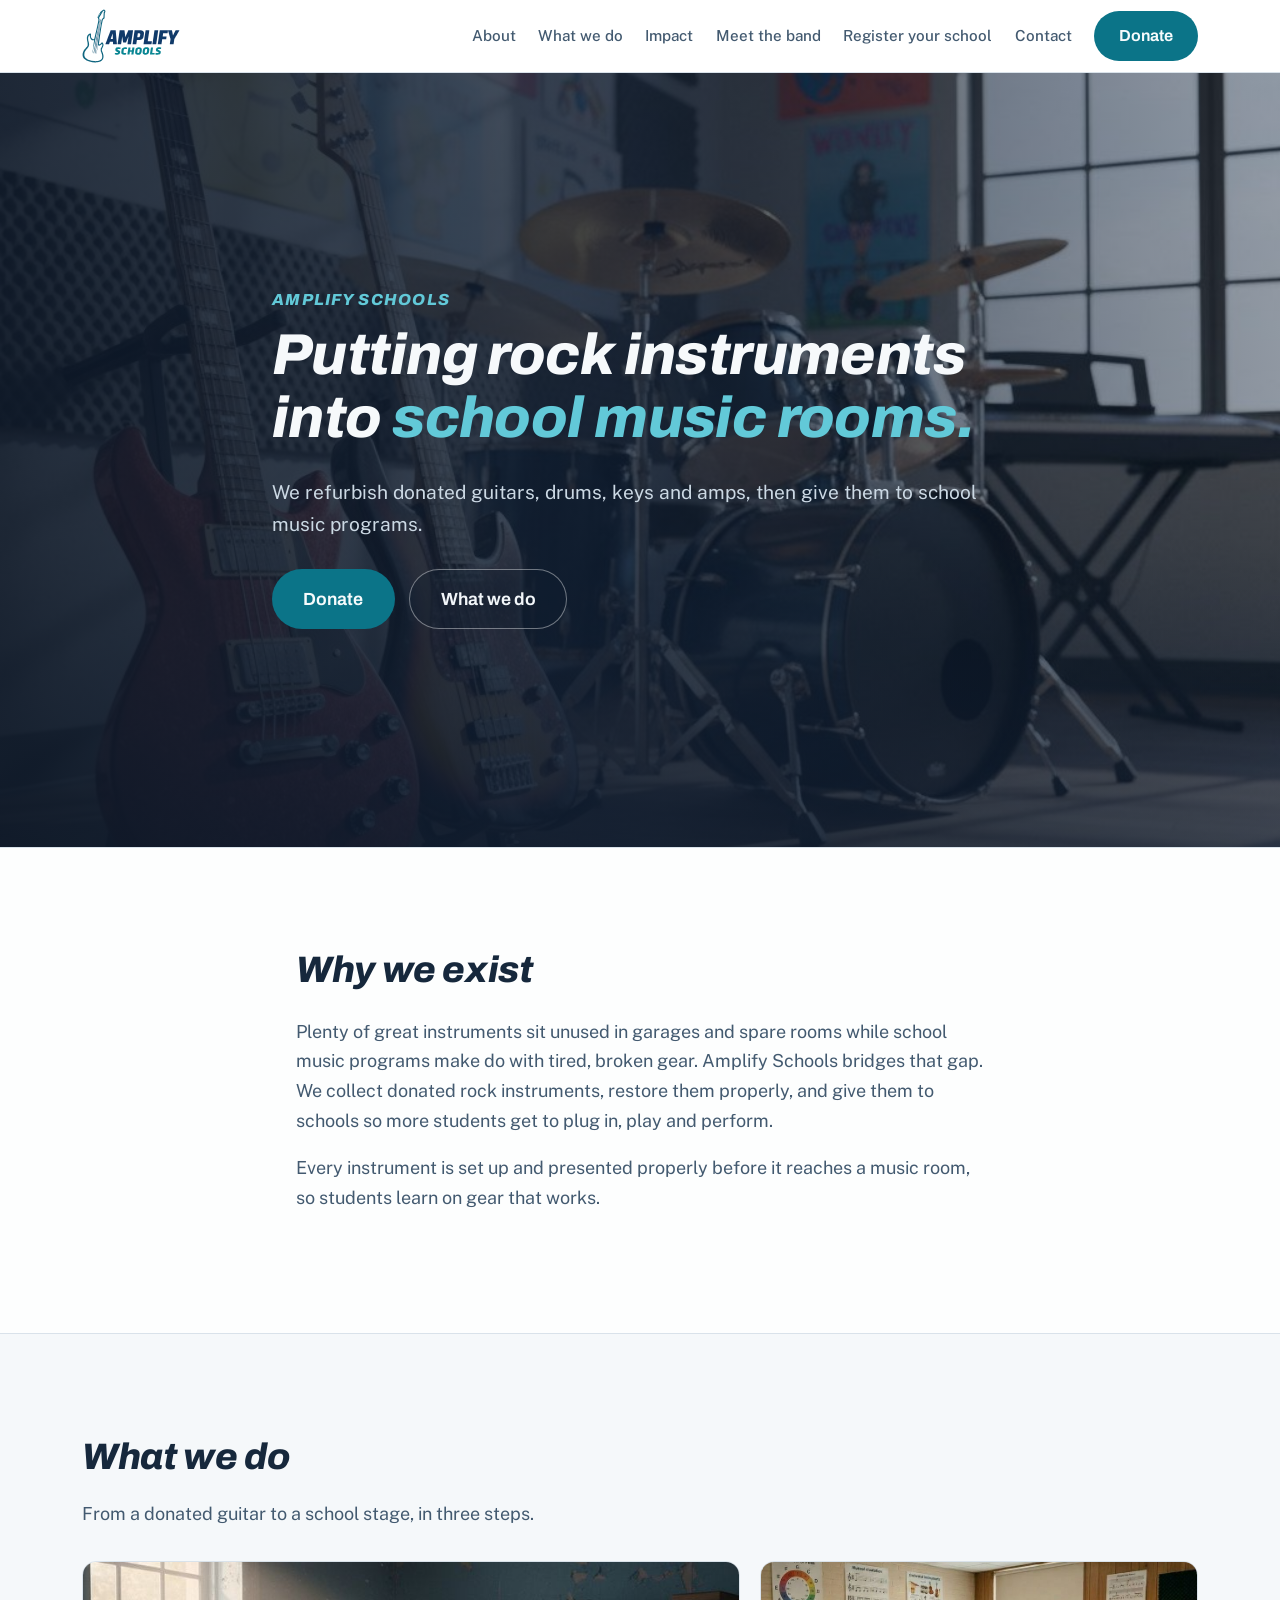
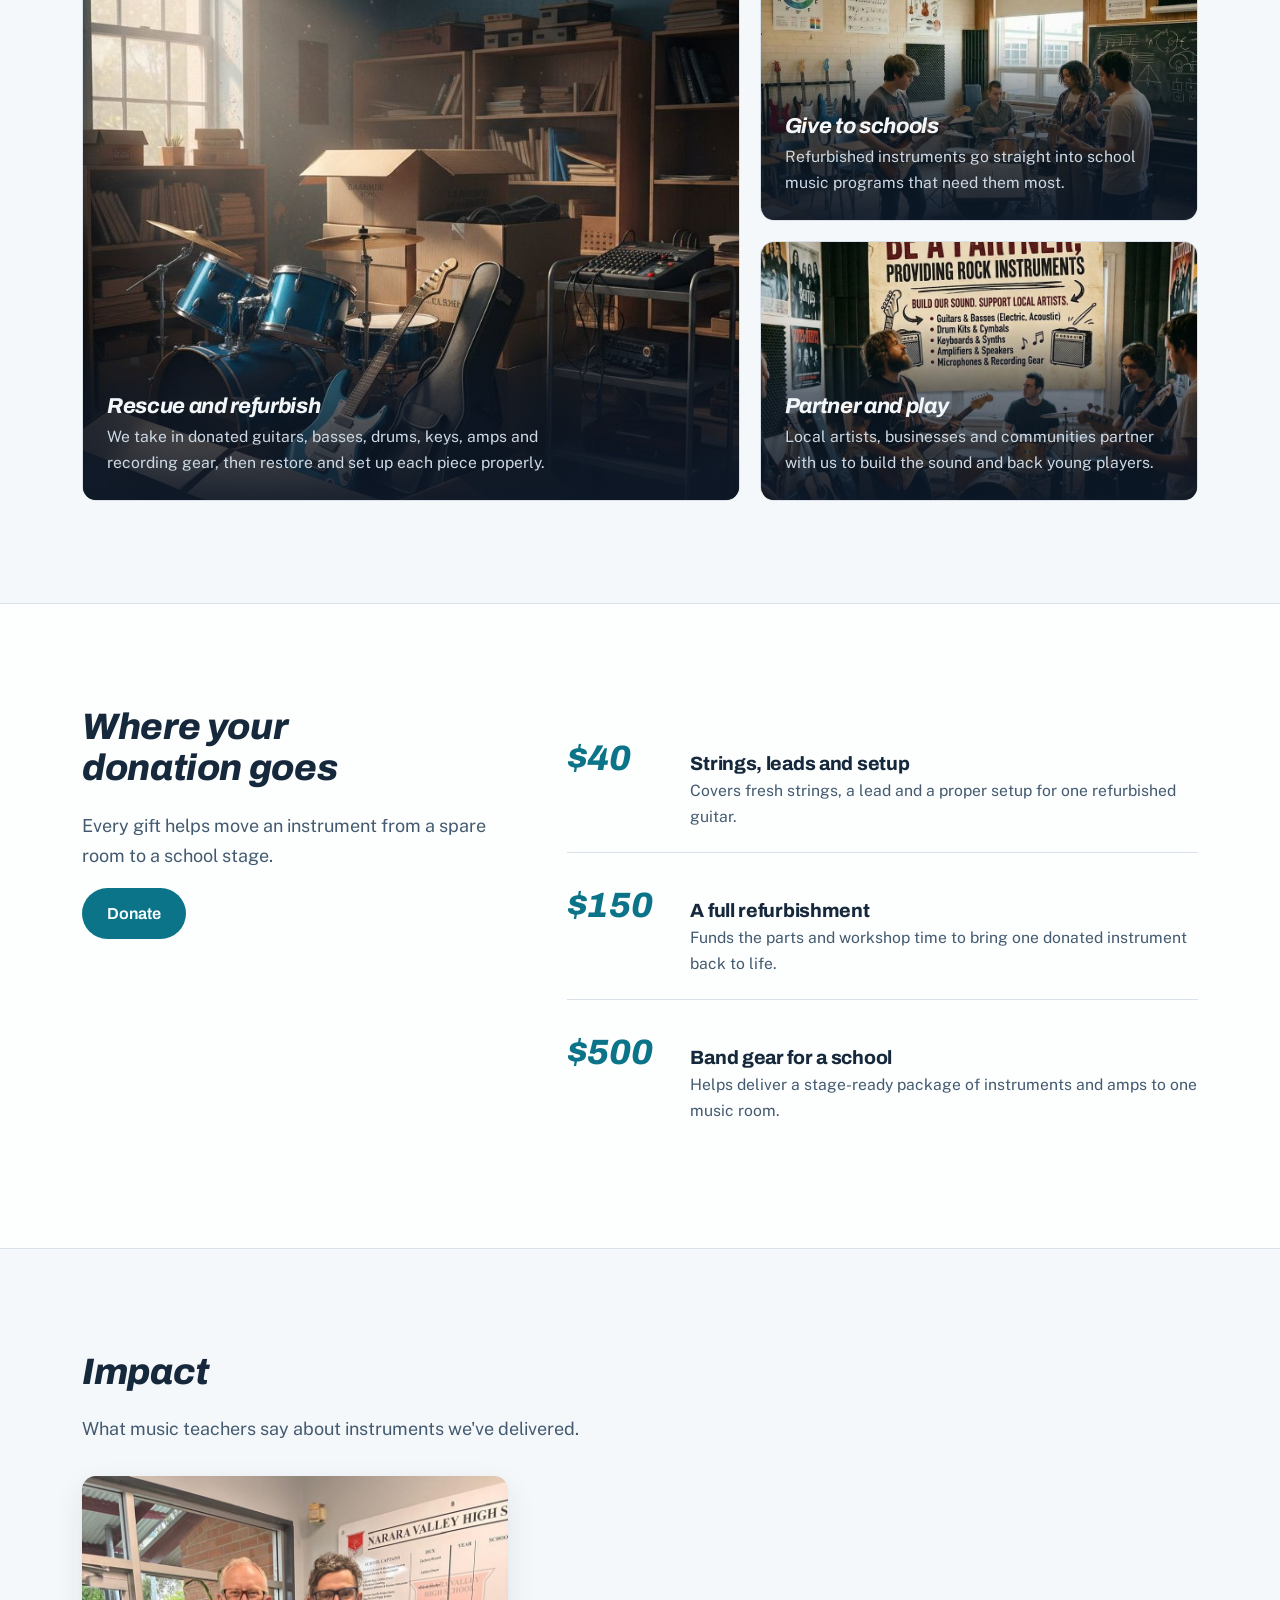
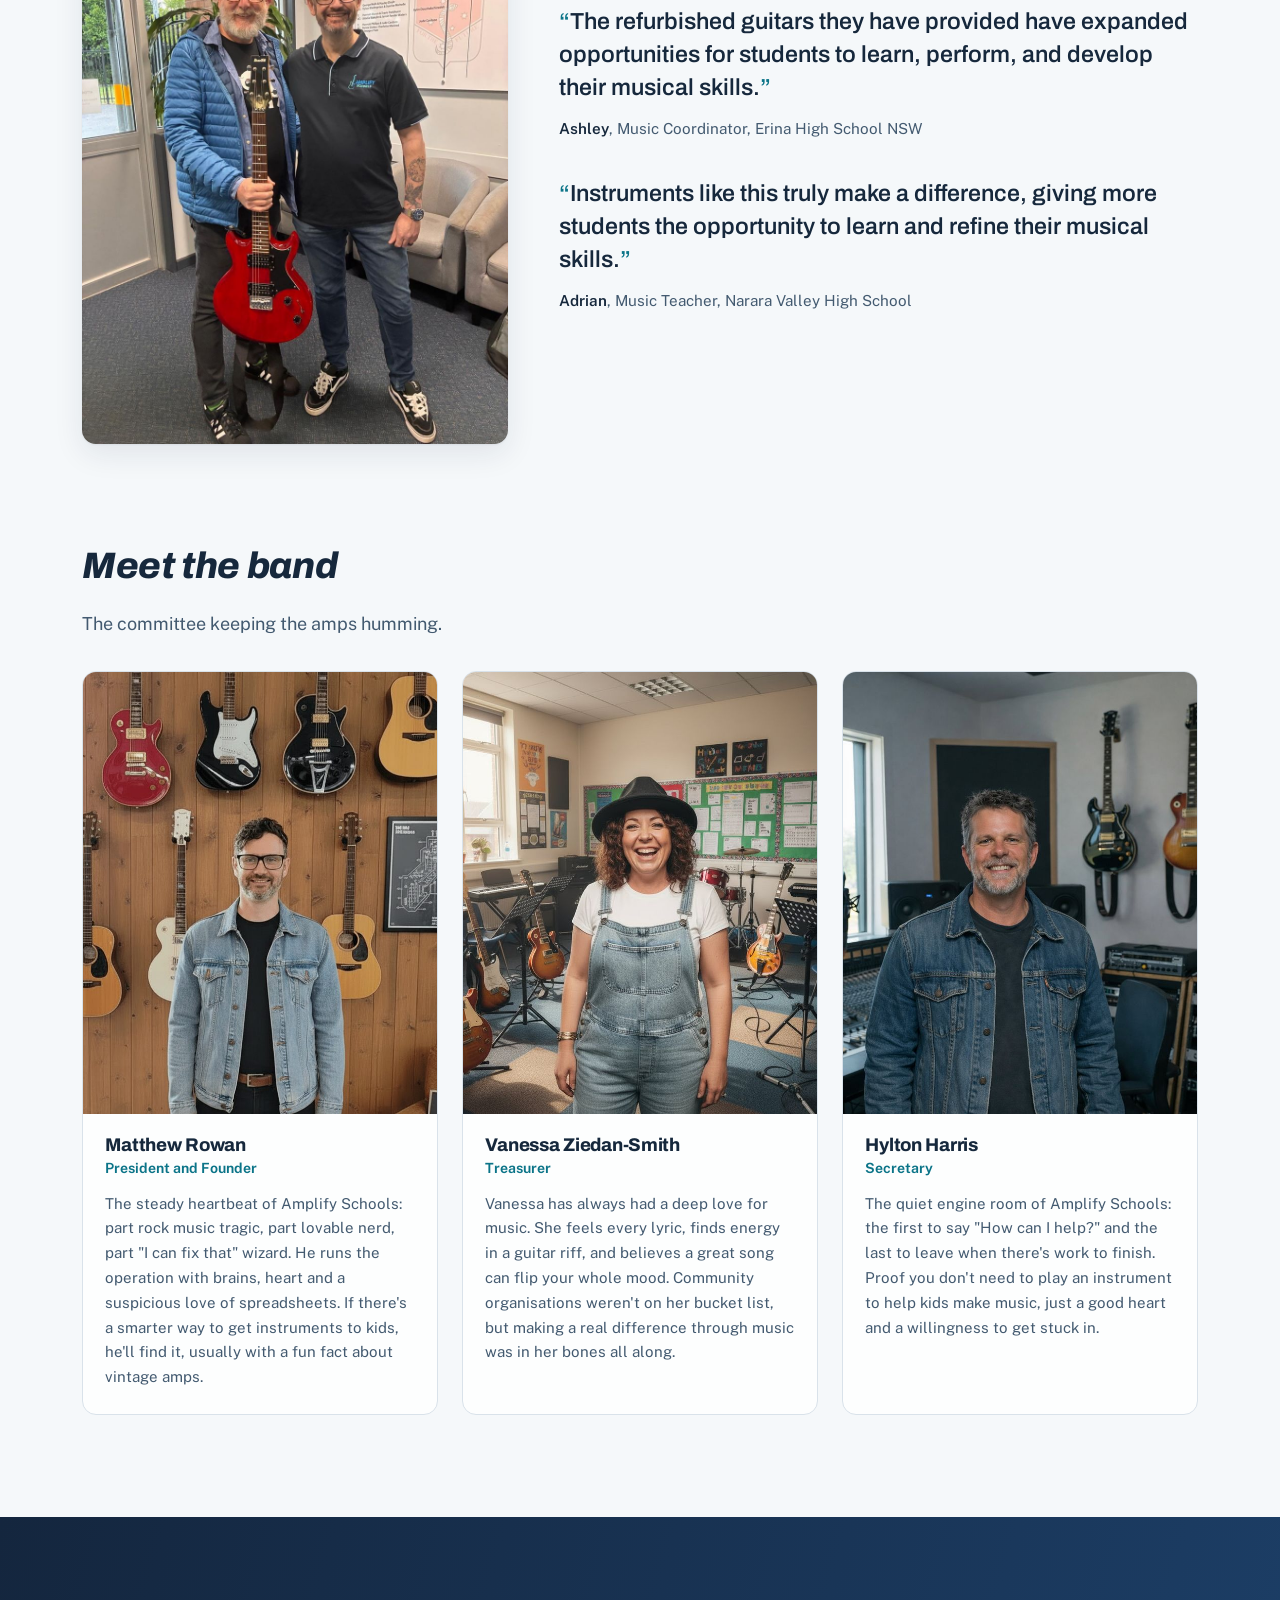
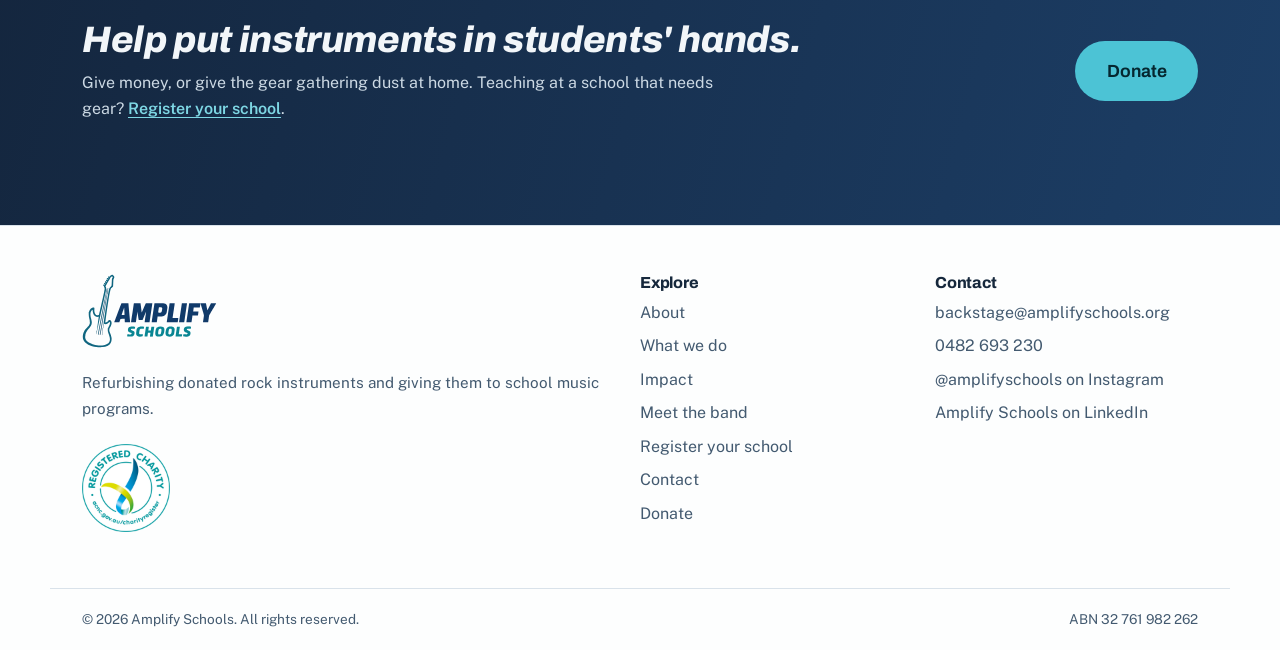
<file: index.html>
<!doctype html>
<html lang="en-AU">
<head>
  <meta charset="utf-8">
  <meta name="viewport" content="width=device-width, initial-scale=1">
  <title>Amplify Schools | Rock instruments for school music programs</title>
  <meta name="description" content="Amplify Schools refurbishes donated guitars, drums, keyboards and amps and gives them to school music programs. Donate money or instruments today.">
  <link rel="canonical" href="https://amplifyschools.org/">
  <meta property="og:title" content="Amplify Schools">
  <meta property="og:description" content="Putting rock instruments into school music rooms.">
  <meta property="og:type" content="website">
  <meta property="og:url" content="https://amplifyschools.org/">
  <meta property="og:site_name" content="Amplify Schools">
  <meta property="og:locale" content="en_AU">
  <meta property="og:image" content="https://amplifyschools.org/assets/img/hero-music-room.jpg">
  <script type="application/ld+json">
  {
    "@context": "https://schema.org",
    "@graph": [
      {
        "@type": "NGO",
        "@id": "https://amplifyschools.org/#organization",
        "name": "Amplify Schools",
        "legalName": "Amplify Schools Incorporated",
        "url": "https://amplifyschools.org/",
        "logo": "https://amplifyschools.org/assets/img/logo.svg",
        "image": "https://amplifyschools.org/assets/img/hero-music-room.jpg",
        "description": "Amplify Schools is an Australian registered charity that refurbishes donated guitars, drums, keyboards and amps and gives them to school music programs.",
        "email": "backstage@amplifyschools.org",
        "telephone": "+61 482 693 230",
        "identifier": {
          "@type": "PropertyValue",
          "propertyID": "ABN",
          "value": "32 761 982 262"
        },
        "sameAs": [
          "https://www.acnc.gov.au/charity/charities/515e9afa-9e64-f111-a826-6045bde523ce/profile",
          "https://www.instagram.com/amplifyschools/",
          "https://www.linkedin.com/company/amplify-schools/"
        ],
        "areaServed": {
          "@type": "Country",
          "name": "Australia"
        }
      },
      {
        "@type": "WebSite",
        "@id": "https://amplifyschools.org/#website",
        "name": "Amplify Schools",
        "url": "https://amplifyschools.org/",
        "inLanguage": "en-AU",
        "publisher": { "@id": "https://amplifyschools.org/#organization" }
      }
    ]
  }
  </script>
  <link rel="icon" href="favicon.ico" sizes="16x16 32x32 48x48">
  <link rel="icon" href="favicon.svg" type="image/svg+xml">
  <link rel="apple-touch-icon" href="apple-touch-icon.png">
  <link rel="preload" href="assets/fonts/archivo-latin-wght-italic.woff2" as="font" type="font/woff2" crossorigin>
  <link rel="preload" href="assets/fonts/public-sans-latin-wght-normal.woff2" as="font" type="font/woff2" crossorigin>
  <link rel="stylesheet" href="assets/css/styles.css?v=17">
  <script>document.documentElement.classList.add("js");</script>
</head>
<body>
  <a class="skip-link" href="#main">Skip to content</a>

  <header class="site-header">
    <nav class="nav container" aria-label="Main">
      <a class="brand" href="index.html" aria-label="Amplify Schools home">
          <picture>
            <source srcset="assets/img/logo-dark.svg" media="(prefers-color-scheme: dark)">
            <img class="brand-logo" src="assets/img/logo.svg" alt="Amplify Schools" width="1960" height="1077">
          </picture>
        </a>
      <button class="nav-toggle" aria-expanded="false" aria-controls="nav-links">Menu</button>
      <ul class="nav-links" id="nav-links">
        <li><a href="#about">About</a></li>
        <li><a href="#programs">What we do</a></li>
        <li><a href="#impact">Impact</a></li>
        <li><a href="#band">Meet the band</a></li>
        <li><a href="register.html">Register your school</a></li>
        <li><a href="contact.html">Contact</a></li>
        <li class="nav-cta"><a class="btn btn-primary" href="donate.html">Donate</a></li>
      </ul>
    </nav>
  </header>

  <main id="main">

    <!-- ===== Cinematic hero ===== -->
    <section class="hero-cinema">
      <img class="hero-bg" src="assets/img/hero-music-room.jpg" alt="" width="1024" height="768" fetchpriority="high">
      <div class="container">
        <div class="hero-content">
          <h1><span class="hero-kicker">Amplify Schools<span class="visually-hidden">:</span></span> Putting rock instruments into <span class="accent-word">school music rooms.</span></h1>
          <p class="lede">We refurbish donated guitars, drums, keys and amps, then give them to school music programs.</p>
          <div class="hero-actions">
            <a class="btn btn-primary btn-lg" href="donate.html">Donate</a>
            <a class="btn btn-ghost-light btn-lg" href="#programs">What we do</a>
          </div>
        </div>
      </div>
    </section>

    <!-- ===== Mission ===== -->
    <section class="mission section" id="about">
      <div class="container mission-inner reveal">
        <h2>Why we exist</h2>
        <!-- EDIT ME: tune this to your official mission wording -->
        <p class="lede">Plenty of great instruments sit unused in garages and spare rooms while school music programs make do with tired, broken gear. Amplify Schools bridges that gap. We collect donated rock instruments, restore them properly, and give them to schools so more students get to plug in, play and perform.</p>
        <p class="lede">Every instrument is set up and presented properly before it reaches a music room, so students learn on gear that works.</p>
      </div>
    </section>

    <!-- ===== Programs ===== -->
    <section class="section" id="programs">
      <div class="container">
        <div class="reveal">
          <h2>What we do</h2>
          <p class="lede" style="margin-bottom: 2rem;">From a donated guitar to a school stage, in three steps.</p>
        </div>
        <div class="programs-grid reveal">
          <article class="program-card feature">
            <img src="assets/img/program-refurbish.jpg" alt="Donated guitars and drums being unboxed in a workshop" width="819" height="1024" loading="lazy">
            <div class="program-body">
              <h3>Rescue and refurbish</h3>
              <p>We take in donated guitars, basses, drums, keys, amps and recording gear, then restore and set up each piece properly.</p>
            </div>
          </article>
          <article class="program-card">
            <img src="assets/img/program-schools.jpg" alt="Students playing guitars and drums together in a school music classroom" width="1000" height="666" loading="lazy">
            <div class="program-body">
              <h3>Give to schools</h3>
              <p>Refurbished instruments go straight into school music programs that need them most.</p>
            </div>
          </article>
          <article class="program-card">
            <img src="assets/img/program-partners.jpg" alt="A band playing beneath an Amplify Schools partner banner about providing rock instruments" width="1000" height="666" loading="lazy">
            <div class="program-body">
              <h3>Partner and play</h3>
              <p>Local artists, businesses and communities partner with us to build the sound and back young players.</p>
            </div>
          </article>
        </div>
      </div>
    </section>

    <!-- ===== Donation tiers ===== -->
    <section class="tiers section">
      <div class="container tiers-grid">
        <div class="tiers-copy reveal">
          <h2>Where your donation goes</h2>
          <p class="lede">Every gift helps move an instrument from a spare room to a school stage.</p>
          <p><a class="btn btn-primary" href="donate.html">Donate</a></p>
        </div>
        <!-- EDIT ME: adjust amounts and descriptions to your real refurbishment costs -->
        <ul class="tier-list reveal">
          <li class="tier-row">
            <span class="tier-amount">$40</span>
            <div>
              <h3>Strings, leads and setup</h3>
              <p>Covers fresh strings, a lead and a proper setup for one refurbished guitar.</p>
            </div>
          </li>
          <li class="tier-row">
            <span class="tier-amount">$150</span>
            <div>
              <h3>A full refurbishment</h3>
              <p>Funds the parts and workshop time to bring one donated instrument back to life.</p>
            </div>
          </li>
          <li class="tier-row">
            <span class="tier-amount">$500</span>
            <div>
              <h3>Band gear for a school</h3>
              <p>Helps deliver a stage-ready package of instruments and amps to one music room.</p>
            </div>
          </li>
        </ul>
      </div>
    </section>

    <!-- ===== Impact ===== -->
    <section class="section" id="impact">
      <div class="container">
        <div class="reveal">
          <h2>Impact</h2>
          <p class="lede" style="margin-bottom: 2rem;">What music teachers say about instruments we've delivered.</p>
        </div>
        <div class="impact-grid reveal">
          <div class="impact-photo">
            <img src="assets/img/impact-nvhs.jpg" alt="Handing over a refurbished red electric guitar at Narara Valley High School" width="900" height="1200" loading="lazy">
          </div>
          <div class="impact-quotes">
            <blockquote>
              <p>The refurbished guitars they have provided have expanded opportunities for students to learn, perform, and develop their musical skills.</p>
              <cite><strong>Ashley</strong>, Music Coordinator, Erina High School NSW</cite>
            </blockquote>
            <blockquote>
              <p>Instruments like this truly make a difference, giving more students the opportunity to learn and refine their musical skills.</p>
              <cite><strong>Adrian</strong>, Music Teacher, Narara Valley High School</cite>
            </blockquote>
          </div>
        </div>
      </div>
    </section>

    <!-- ===== Meet the band ===== -->
    <section class="section" id="band" style="padding-top: 0;">
      <div class="container">
        <div class="reveal">
          <h2>Meet the band</h2>
          <p class="lede" style="margin-bottom: 2rem;">The committee keeping the amps humming.</p>
        </div>
        <div class="team-grid reveal">
          <article class="team-card">
            <img src="assets/img/team-matthew.jpg?v=2" alt="Matthew Rowan standing in front of a wall of guitars" width="700" height="875" loading="lazy">
            <div class="team-body">
              <h3>Matthew Rowan</h3>
              <p class="team-role">President and Founder</p>
              <p class="team-bio">The steady heartbeat of Amplify Schools: part rock music tragic, part lovable nerd, part "I can fix that" wizard. He runs the operation with brains, heart and a suspicious love of spreadsheets. If there's a smarter way to get instruments to kids, he'll find it, usually with a fun fact about vintage amps.</p>
            </div>
          </article>
          <article class="team-card">
            <img src="assets/img/team-vanessa.jpg" alt="Vanessa Ziedan-Smith in a school music classroom" width="700" height="875" loading="lazy">
            <div class="team-body">
              <h3>Vanessa Ziedan-Smith</h3>
              <p class="team-role">Treasurer</p>
              <p class="team-bio">Vanessa has always had a deep love for music. She feels every lyric, finds energy in a guitar riff, and believes a great song can flip your whole mood. Community organisations weren't on her bucket list, but making a real difference through music was in her bones all along.</p>
            </div>
          </article>
          <article class="team-card">
            <img src="assets/img/team-hylton.jpg" alt="Hylton Harris in a music studio with guitars on the wall" width="700" height="875" loading="lazy">
            <div class="team-body">
              <h3>Hylton Harris</h3>
              <p class="team-role">Secretary</p>
              <p class="team-bio">The quiet engine room of Amplify Schools: the first to say "How can I help?" and the last to leave when there's work to finish. Proof you don't need to play an instrument to help kids make music, just a good heart and a willingness to get stuck in.</p>
            </div>
          </article>
        </div>
      </div>
    </section>

    <!-- ===== CTA band ===== -->
    <section class="cta-band section">
      <div class="container">
        <div>
          <h2>Help put instruments in students' hands.</h2>
          <p>Give money, or give the gear gathering dust at home. Teaching at a school that needs gear? <a class="cta-band-link" href="register.html">Register your school</a>.</p>
        </div>
        <a class="btn btn-primary btn-lg" href="donate.html">Donate</a>
      </div>
    </section>

  </main>

  <!-- ===== Footer ===== -->
  <footer class="site-footer" id="contact">
    <div class="container footer-grid">
      <div class="footer-about">
        <a class="brand" href="index.html" aria-label="Amplify Schools home">
          <picture>
            <source srcset="assets/img/logo-dark.svg" media="(prefers-color-scheme: dark)">
            <img class="brand-logo" src="assets/img/logo.svg" alt="Amplify Schools" width="1960" height="1077">
          </picture>
        </a>
        <p>Refurbishing donated rock instruments and giving them to school music programs.</p>
        <a class="charity-tick" href="https://www.acnc.gov.au/charity/charities/515e9afa-9e64-f111-a826-6045bde523ce/profile">
          <picture>
            <source srcset="assets/img/acnc-charity-tick-dark.webp" media="(prefers-color-scheme: dark)">
            <img src="assets/img/acnc-charity-tick.webp" alt="Registered charity: view our listing on the ACNC Charity Register" width="264" height="264" loading="lazy">
          </picture>
        </a>
      </div>
      <div>
        <h3>Explore</h3>
        <ul>
          <li><a href="#about">About</a></li>
          <li><a href="#programs">What we do</a></li>
          <li><a href="#impact">Impact</a></li>
          <li><a href="#band">Meet the band</a></li>
          <li><a href="register.html">Register your school</a></li>
          <li><a href="contact.html">Contact</a></li>
          <li><a href="donate.html">Donate</a></li>
        </ul>
      </div>
      <div>
        <h3>Contact</h3>
        <ul>
          <li><a href="mailto:backstage@amplifyschools.org">backstage@amplifyschools.org</a></li>
          <li><a href="tel:+61482693230">0482 693 230</a></li>
          <li><a href="https://www.instagram.com/amplifyschools/">@amplifyschools on Instagram</a></li>
          <li><a href="https://www.linkedin.com/company/amplify-schools/">Amplify Schools on LinkedIn</a></li>
        </ul>
      </div>
    </div>
    <div class="container footer-legal">
      <p>&copy; <span id="year">2026</span> Amplify Schools. All rights reserved.</p>
      <p>ABN 32 761 982 262</p>
    </div>
  </footer>

  <script src="assets/js/main.js?v=15"></script>
</body>
</html>
</file>
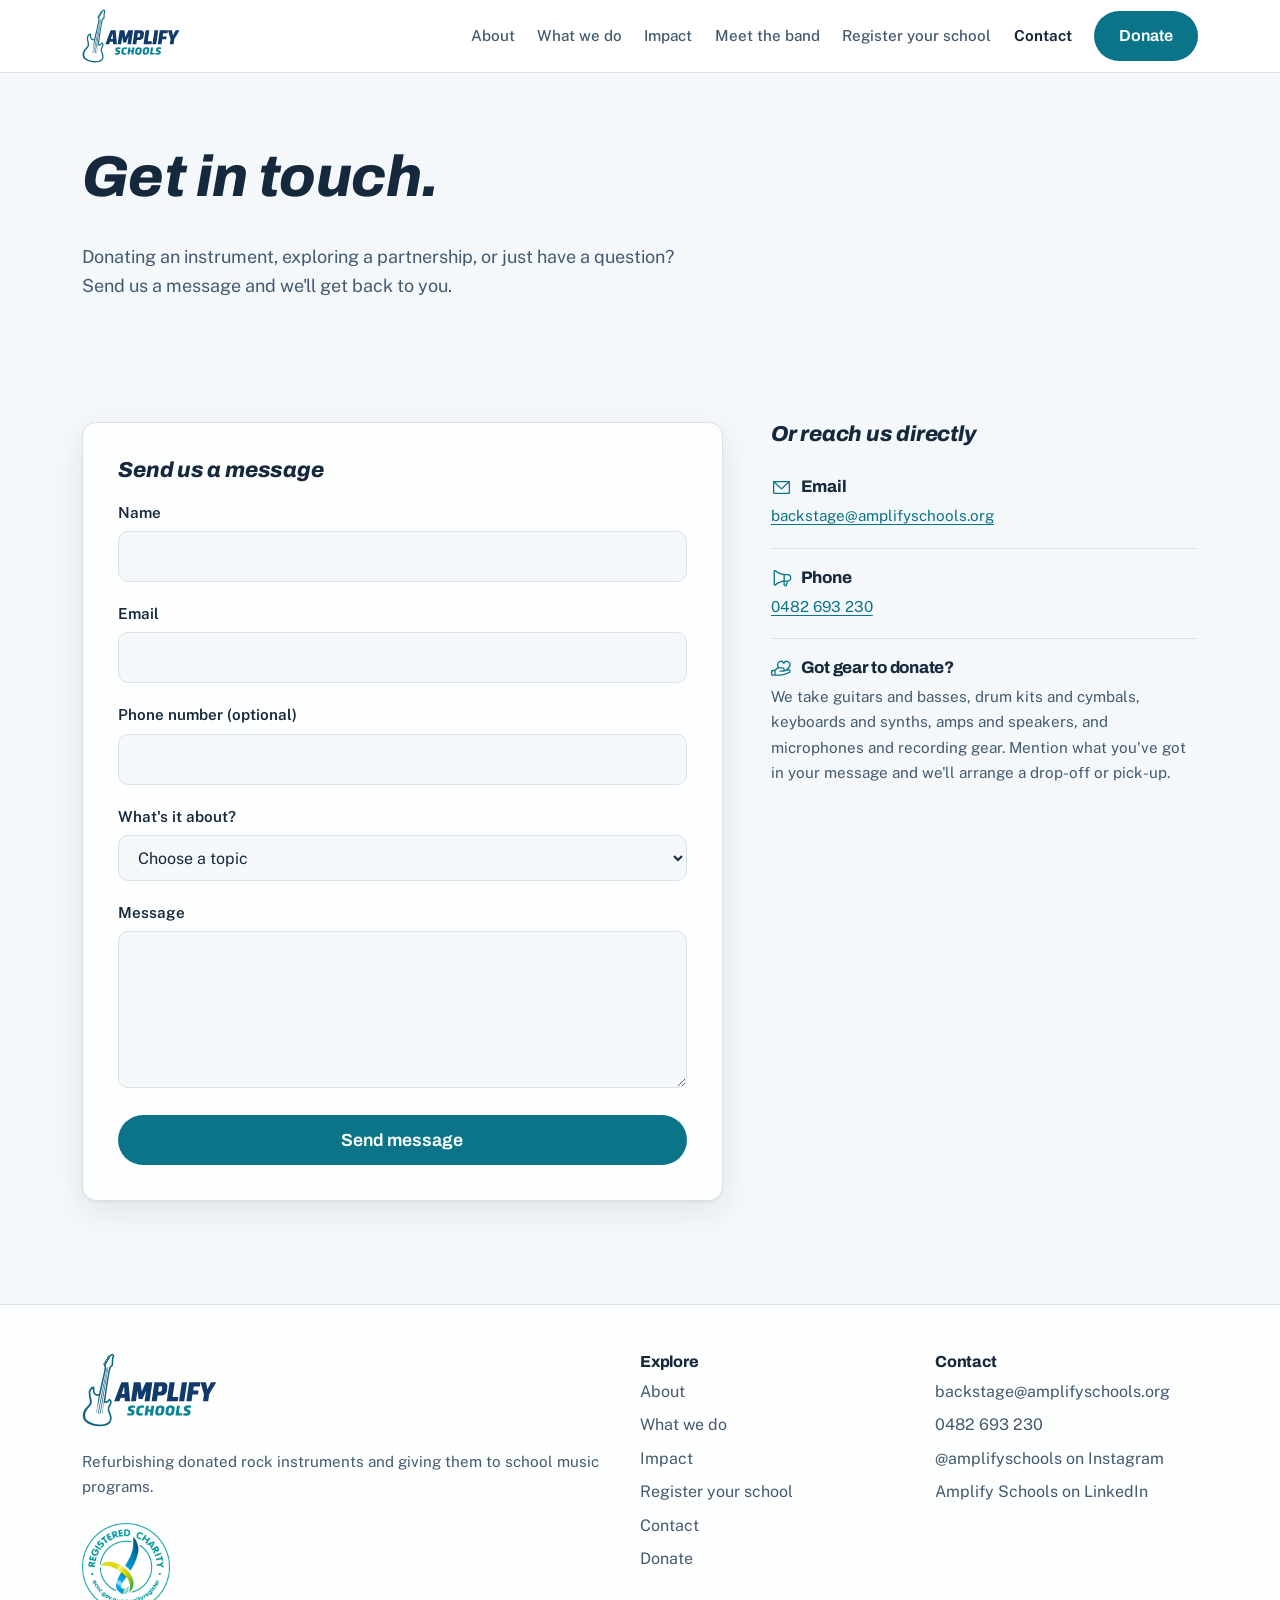
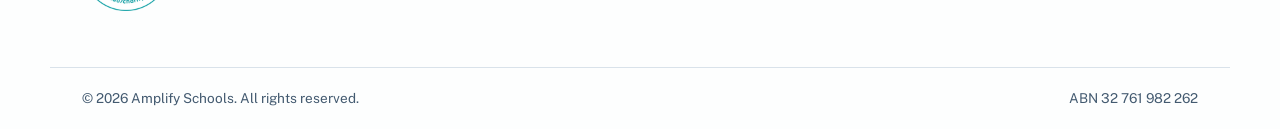
<file: contact.html>
<!doctype html>
<html lang="en-AU">
<head>
  <meta charset="utf-8">
  <meta name="viewport" content="width=device-width, initial-scale=1">
  <title>Contact | Amplify Schools</title>
  <meta name="description" content="Get in touch with Amplify Schools about instrument donations, partnerships, or anything else.">
  <link rel="canonical" href="https://amplifyschools.org/contact.html">
  <meta property="og:title" content="Contact Amplify Schools">
  <meta property="og:description" content="Get in touch about instrument donations, partnerships, or anything else.">
  <meta property="og:type" content="website">
  <meta property="og:url" content="https://amplifyschools.org/contact.html">
  <meta property="og:site_name" content="Amplify Schools">
  <meta property="og:locale" content="en_AU">
  <meta property="og:image" content="https://amplifyschools.org/assets/img/hero-music-room.jpg">
  <link rel="icon" href="favicon.ico" sizes="16x16 32x32 48x48">
  <link rel="icon" href="favicon.svg" type="image/svg+xml">
  <link rel="apple-touch-icon" href="apple-touch-icon.png">
  <link rel="preload" href="assets/fonts/archivo-latin-wght-italic.woff2" as="font" type="font/woff2" crossorigin>
  <link rel="preload" href="assets/fonts/public-sans-latin-wght-normal.woff2" as="font" type="font/woff2" crossorigin>
  <link rel="stylesheet" href="assets/css/styles.css?v=17">
  <script>document.documentElement.classList.add("js");</script>
</head>
<body>
  <a class="skip-link" href="#main">Skip to content</a>

  <header class="site-header">
    <nav class="nav container" aria-label="Main">
      <a class="brand" href="index.html" aria-label="Amplify Schools home">
        <picture>
          <source srcset="assets/img/logo-dark.svg" media="(prefers-color-scheme: dark)">
          <img class="brand-logo" src="assets/img/logo.svg" alt="Amplify Schools" width="1960" height="1077">
        </picture>
      </a>
      <button class="nav-toggle" aria-expanded="false" aria-controls="nav-links">Menu</button>
      <ul class="nav-links" id="nav-links">
        <li><a href="index.html#about">About</a></li>
        <li><a href="index.html#programs">What we do</a></li>
        <li><a href="index.html#impact">Impact</a></li>
        <li><a href="index.html#band">Meet the band</a></li>
        <li><a href="register.html">Register your school</a></li>
        <li><a href="contact.html" aria-current="page">Contact</a></li>
        <li class="nav-cta"><a class="btn btn-primary" href="donate.html">Donate</a></li>
      </ul>
    </nav>
  </header>

  <main id="main">

    <section class="donate-intro container">
      <h1>Get in touch.</h1>
      <p class="lede">Donating an instrument, exploring a partnership, or just have a question? Send us a message and we'll get back to you.</p>
    </section>

    <section class="section container donate-layout">

      <!-- ===== Contact form ===== -->
      <div class="donate-card">
        <h2 class="form-title">Send us a message</h2>
        <form id="contact-form" novalidate>
          <input type="hidden" name="_subject" value="Website enquiry">
          <input type="hidden" name="form_type" value="contact">
          <div class="form-field">
            <label for="ct-name">Name</label>
            <input id="ct-name" name="name" type="text" required autocomplete="name">
          </div>
          <div class="form-field">
            <label for="ct-email">Email</label>
            <input id="ct-email" name="email" type="email" required autocomplete="email">
          </div>
          <div class="form-field">
            <label for="ct-phone">Phone number (optional)</label>
            <input id="ct-phone" name="phone" type="tel" autocomplete="tel">
          </div>
          <div class="form-field">
            <label for="ct-topic">What's it about?</label>
            <select id="ct-topic" name="topic" required>
              <option value="">Choose a topic</option>
              <option>Donating an instrument</option>
              <option>Partnership or sponsorship</option>
              <option>School music program</option>
              <option>Volunteering</option>
              <option>Something else</option>
            </select>
          </div>
          <div class="form-field">
            <label for="ct-message">Message</label>
            <textarea id="ct-message" name="message" rows="5" required></textarea>
          </div>
          <!-- honeypot for spam bots; leave empty -->
          <div class="hp-field" aria-hidden="true">
            <label for="website">Website</label>
            <input id="website" name="website" type="text" tabindex="-1" autocomplete="off">
          </div>
          <button type="submit" class="btn btn-primary btn-lg donate-submit" id="contact-submit">Send message</button>
          <div class="form-alert" id="contact-alert" role="status"></div>
        </form>
        <div class="form-success" id="contact-success" hidden>
          <svg class="icon" aria-hidden="true"><use href="assets/icons.svg#icon-check-circle"/></svg>
          <h3>Message sent.</h3>
          <p>Thanks for reaching out. We'll get back to you as soon as we can.</p>
        </div>
      </div>

      <!-- ===== Direct contact ===== -->
      <aside class="give-aside">
        <h2>Or reach us directly</h2>

        <div class="give-item">
          <h3><svg class="icon" aria-hidden="true"><use href="assets/icons.svg#icon-envelope-simple"/></svg> Email</h3>
          <p><a href="mailto:backstage@amplifyschools.org">backstage@amplifyschools.org</a></p>
        </div>

        <div class="give-item">
          <h3><svg class="icon" aria-hidden="true"><use href="assets/icons.svg#icon-megaphone"/></svg> Phone</h3>
          <p><a href="tel:+61482693230">0482 693 230</a></p>
        </div>

        <div class="give-item">
          <h3><svg class="icon" aria-hidden="true"><use href="assets/icons.svg#icon-hand-heart"/></svg> Got gear to donate?</h3>
          <p>We take guitars and basses, drum kits and cymbals, keyboards and synths, amps and speakers, and microphones and recording gear. Mention what you've got in your message and we'll arrange a drop-off or pick-up.</p>
        </div>
      </aside>

    </section>

  </main>

  <footer class="site-footer" id="contact">
    <div class="container footer-grid">
      <div class="footer-about">
        <a class="brand" href="index.html" aria-label="Amplify Schools home">
          <picture>
            <source srcset="assets/img/logo-dark.svg" media="(prefers-color-scheme: dark)">
            <img class="brand-logo" src="assets/img/logo.svg" alt="Amplify Schools" width="1960" height="1077">
          </picture>
        </a>
        <p>Refurbishing donated rock instruments and giving them to school music programs.</p>
        <a class="charity-tick" href="https://www.acnc.gov.au/charity/charities/515e9afa-9e64-f111-a826-6045bde523ce/profile">
          <picture>
            <source srcset="assets/img/acnc-charity-tick-dark.webp" media="(prefers-color-scheme: dark)">
            <img src="assets/img/acnc-charity-tick.webp" alt="Registered charity: view our listing on the ACNC Charity Register" width="264" height="264" loading="lazy">
          </picture>
        </a>
      </div>
      <div>
        <h3>Explore</h3>
        <ul>
          <li><a href="index.html#about">About</a></li>
          <li><a href="index.html#programs">What we do</a></li>
          <li><a href="index.html#impact">Impact</a></li>
          <li><a href="register.html">Register your school</a></li>
          <li><a href="contact.html">Contact</a></li>
          <li><a href="donate.html">Donate</a></li>
        </ul>
      </div>
      <div>
        <h3>Contact</h3>
        <ul>
          <li><a href="mailto:backstage@amplifyschools.org">backstage@amplifyschools.org</a></li>
          <li><a href="tel:+61482693230">0482 693 230</a></li>
          <li><a href="https://www.instagram.com/amplifyschools/">@amplifyschools on Instagram</a></li>
          <li><a href="https://www.linkedin.com/company/amplify-schools/">Amplify Schools on LinkedIn</a></li>
        </ul>
      </div>
    </div>
    <div class="container footer-legal">
      <p>&copy; <span id="year">2026</span> Amplify Schools. All rights reserved.</p>
      <p>ABN 32 761 982 262</p>
    </div>
  </footer>

  <script src="assets/js/main.js?v=15"></script>
</body>
</html>
</file>
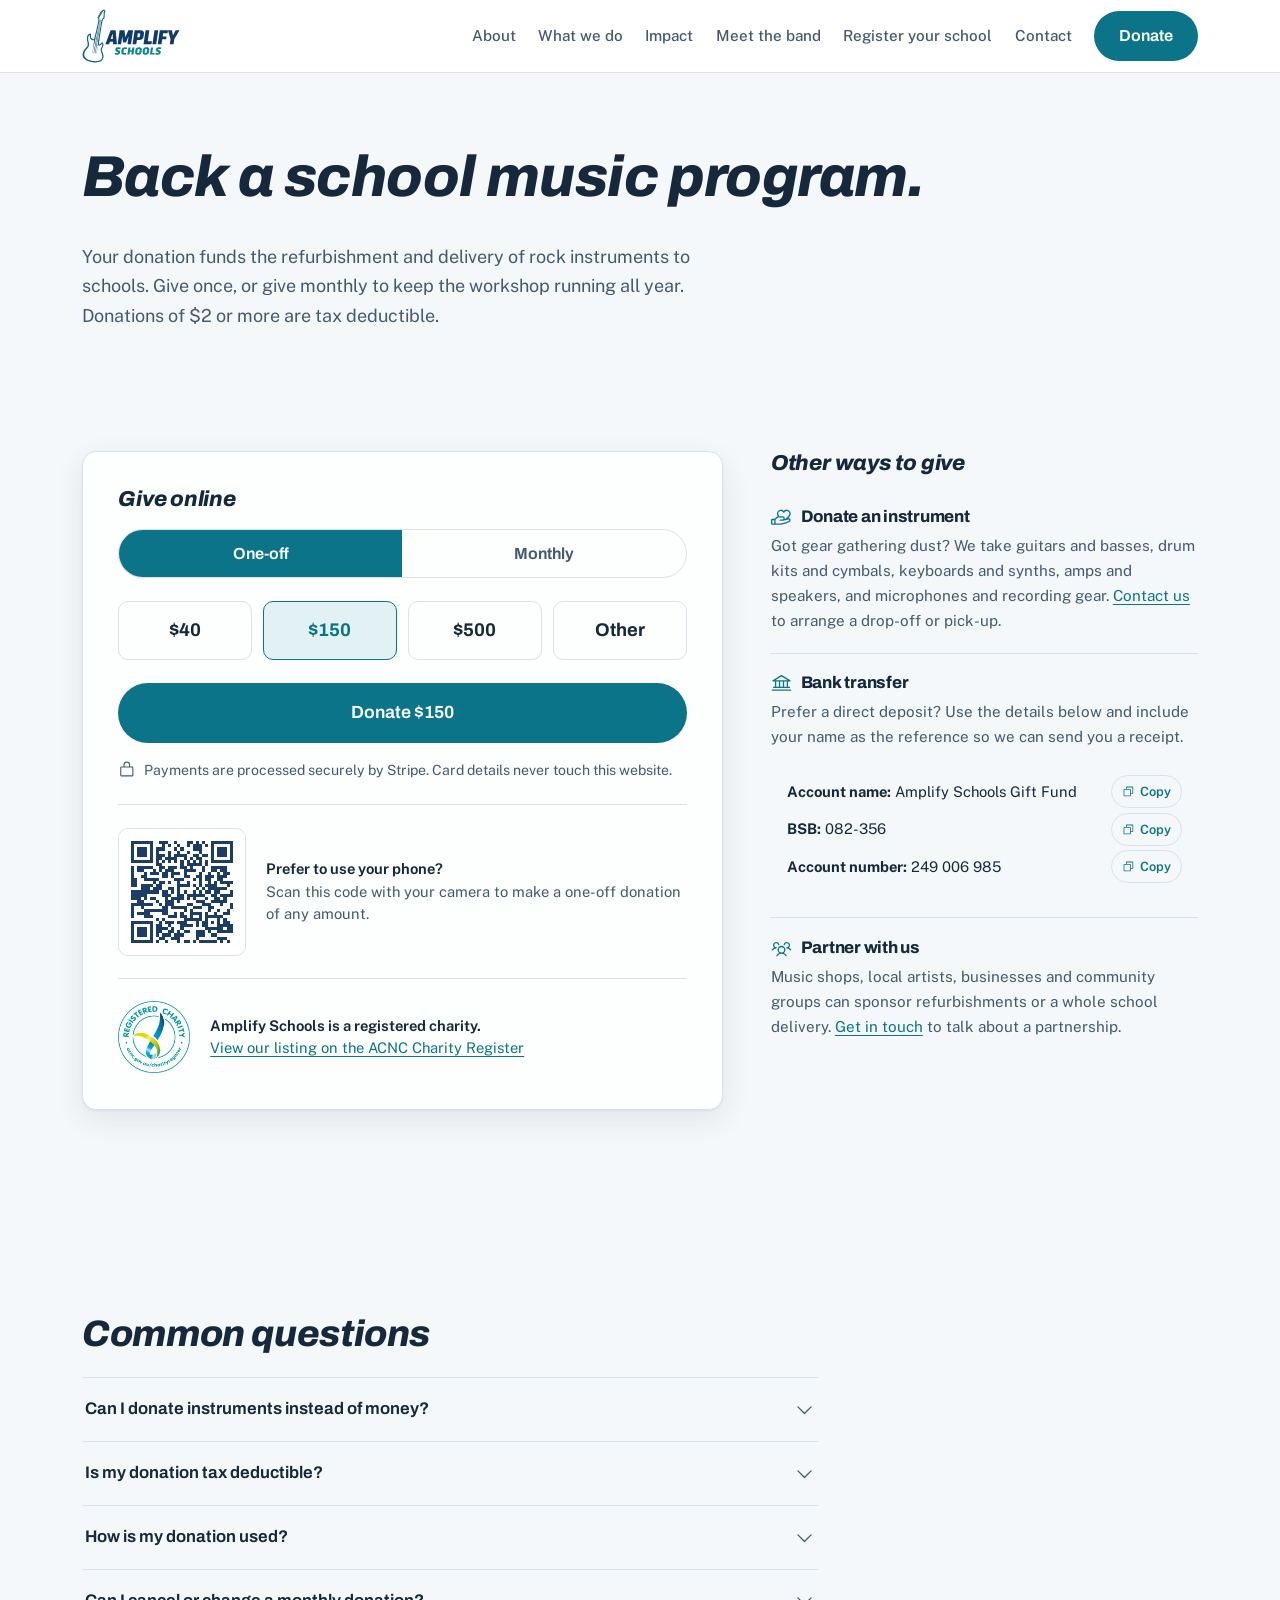
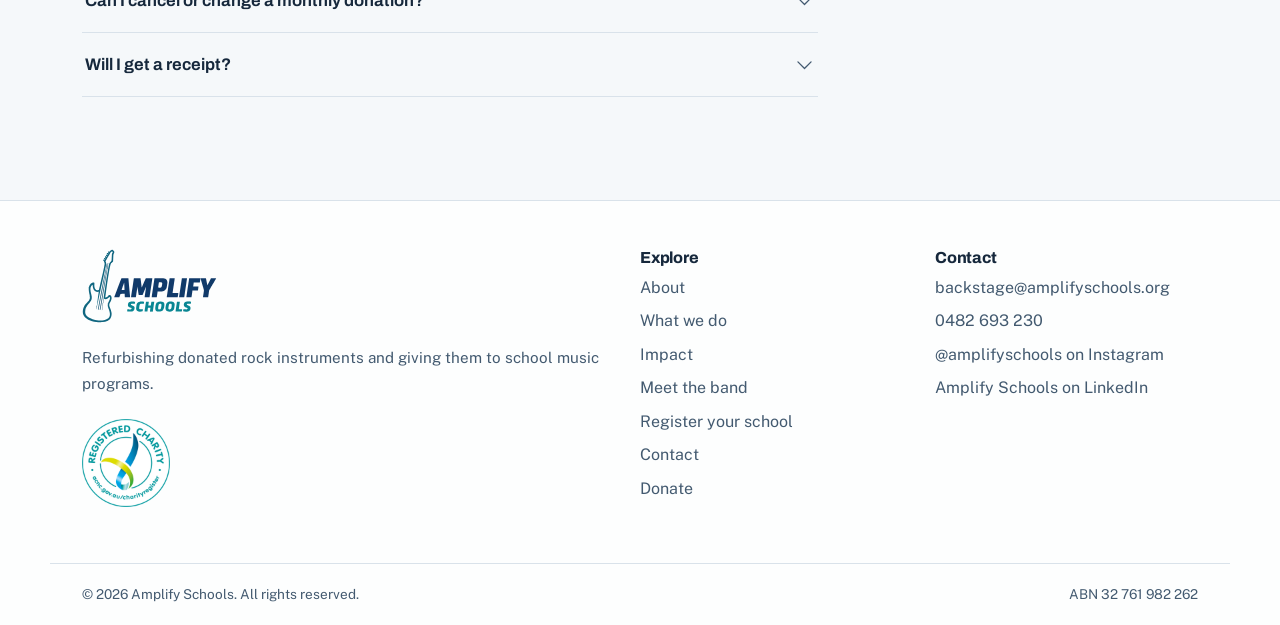
<file: donate.html>
<!doctype html>
<html lang="en-AU">
<head>
  <meta charset="utf-8">
  <meta name="viewport" content="width=device-width, initial-scale=1">
  <meta name="format-detection" content="telephone=no">
  <title>Donate | Amplify Schools</title>
  <meta name="description" content="Give once or monthly to Amplify Schools, online or by bank transfer, or donate an instrument. Donations of $2 or more are tax deductible.">
  <link rel="canonical" href="https://amplifyschools.org/donate.html">
  <meta property="og:title" content="Donate to Amplify Schools">
  <meta property="og:description" content="Give money or instruments. Both change a school music room.">
  <meta property="og:type" content="website">
  <meta property="og:url" content="https://amplifyschools.org/donate.html">
  <meta property="og:site_name" content="Amplify Schools">
  <meta property="og:locale" content="en_AU">
  <meta property="og:image" content="https://amplifyschools.org/assets/img/hero-music-room.jpg">
  <link rel="icon" href="favicon.ico" sizes="16x16 32x32 48x48">
  <link rel="icon" href="favicon.svg" type="image/svg+xml">
  <link rel="apple-touch-icon" href="apple-touch-icon.png">
  <link rel="preload" href="assets/fonts/archivo-latin-wght-italic.woff2" as="font" type="font/woff2" crossorigin>
  <link rel="preload" href="assets/fonts/public-sans-latin-wght-normal.woff2" as="font" type="font/woff2" crossorigin>
  <link rel="stylesheet" href="assets/css/styles.css?v=17">
  <script>document.documentElement.classList.add("js");</script>
</head>
<body>
  <a class="skip-link" href="#main">Skip to content</a>

  <header class="site-header">
    <nav class="nav container" aria-label="Main">
      <a class="brand" href="index.html" aria-label="Amplify Schools home">
          <picture>
            <source srcset="assets/img/logo-dark.svg" media="(prefers-color-scheme: dark)">
            <img class="brand-logo" src="assets/img/logo.svg" alt="Amplify Schools" width="1960" height="1077">
          </picture>
        </a>
      <button class="nav-toggle" aria-expanded="false" aria-controls="nav-links">Menu</button>
      <ul class="nav-links" id="nav-links">
        <li><a href="index.html#about">About</a></li>
        <li><a href="index.html#programs">What we do</a></li>
        <li><a href="index.html#impact">Impact</a></li>
        <li><a href="index.html#band">Meet the band</a></li>
        <li><a href="register.html">Register your school</a></li>
        <li><a href="contact.html">Contact</a></li>
        <li class="nav-cta"><a class="btn btn-primary" href="donate.html" aria-current="page">Donate</a></li>
      </ul>
    </nav>
  </header>

  <main id="main">

    <section class="donate-intro container">
      <h1>Back a school music program.</h1>
      <p class="lede">Your donation funds the refurbishment and delivery of rock instruments to schools. Give once, or give monthly to keep the workshop running all year. Donations of $2 or more are tax deductible.</p>
    </section>

    <section class="section container donate-layout">

      <!-- ===== Donate online (Stripe) ===== -->
      <!-- EDIT ME: every amount button opens its own Stripe Payment Link, set in its
           data-link. "Other" opens the link where donors choose their own amount;
           the Donate button's href and the QR code use that link too, so if it
           changes, update all three and regenerate assets/img/donate-qr.svg.
           See "Taking donations" in README.md. -->
      <div class="donate-card">
        <h2>Give online</h2>

        <div class="donate-options">
          <div class="freq-toggle" role="group" aria-label="Donation frequency">
            <button type="button" data-freq="once" aria-pressed="true">One-off</button>
            <button type="button" data-freq="monthly" aria-pressed="false">Monthly</button>
          </div>

          <div class="amount-grid" data-freq="once" role="group" aria-label="One-off amount">
            <button type="button" aria-pressed="false" data-link="https://buy.stripe.com/28E5kDds56sXgnY0145os01">$40</button>
            <button type="button" aria-pressed="true" data-link="https://buy.stripe.com/aFa14ngEh5oT0p0eVY5os02">$150</button>
            <button type="button" aria-pressed="false" data-link="https://buy.stripe.com/cNi28r73H6sX7RscNQ5os03">$500</button>
            <button type="button" aria-pressed="false" data-link="https://donate.stripe.com/9B66oH0Fj6sX7RsaFI5os00" data-other>Other</button>
          </div>

          <div class="amount-grid" data-freq="monthly" role="group" aria-label="Monthly amount" hidden>
            <button type="button" aria-pressed="true" data-link="https://buy.stripe.com/5kQ6oH1Jn18D3Bcg025os04">$20</button>
            <button type="button" aria-pressed="false" data-link="https://buy.stripe.com/eVqaEXco15oT0p029c5os05">$50</button>
          </div>

          <p class="amount-hint" id="amount-hint" hidden>You'll enter your amount on the next page.</p>
        </div>

        <a class="btn btn-primary btn-lg donate-submit" id="donate-link" href="https://donate.stripe.com/9B66oH0Fj6sX7RsaFI5os00">Donate</a>

        <p class="donate-note">
          <svg class="icon" aria-hidden="true"><use href="assets/icons.svg#icon-lock-simple"/></svg>
          <span>Payments are processed securely by Stripe. Card details never touch this website.</span>
        </p>

        <figure class="donate-qr">
          <img src="assets/img/donate-qr.svg" alt="QR code for our donation page" width="128" height="128">
          <figcaption>
            <strong>Prefer to use your phone?</strong>
            Scan this code with your camera to make a one-off donation of any amount.
          </figcaption>
        </figure>

        <a class="charity-note" href="https://www.acnc.gov.au/charity/charities/515e9afa-9e64-f111-a826-6045bde523ce/profile">
          <picture>
            <source srcset="assets/img/acnc-charity-tick-dark.webp" media="(prefers-color-scheme: dark)">
            <img src="assets/img/acnc-charity-tick.webp" alt="" width="264" height="264">
          </picture>
          <span>
            <strong>Amplify Schools is a registered charity.</strong>
            <span class="charity-note-link">View our listing on the ACNC Charity Register</span>
          </span>
        </a>
      </div>

      <!-- ===== Other ways to give ===== -->
      <aside class="give-aside">
        <h2>Other ways to give</h2>

        <div class="give-item">
          <h3><svg class="icon" aria-hidden="true"><use href="assets/icons.svg#icon-hand-heart"/></svg> Donate an instrument</h3>
          <p>Got gear gathering dust? We take guitars and basses, drum kits and cymbals, keyboards and synths, amps and speakers, and microphones and recording gear. <a href="contact.html">Contact us</a> to arrange a drop-off or pick-up.</p>
        </div>

        <div class="give-item">
          <h3><svg class="icon" aria-hidden="true"><use href="assets/icons.svg#icon-bank"/></svg> Bank transfer</h3>
          <p>Prefer a direct deposit? Use the details below and include your name as the reference so we can send you a receipt.</p>
          <p class="bank-details">
            <span class="bank-row"><span><strong>Account name:</strong> Amplify Schools Gift Fund</span><button type="button" class="copy-btn" data-copy="Amplify Schools Gift Fund" aria-label="Copy account name"><svg class="icon" aria-hidden="true"><use href="assets/icons.svg?v=13#icon-copy"/></svg><span class="copy-label">Copy</span></button></span>
            <span class="bank-row"><span><strong>BSB:</strong> 082-356</span><button type="button" class="copy-btn" data-copy="082356" aria-label="Copy bsb"><svg class="icon" aria-hidden="true"><use href="assets/icons.svg?v=13#icon-copy"/></svg><span class="copy-label">Copy</span></button></span>
            <span class="bank-row"><span><strong>Account number:</strong> 249 006 985</span><button type="button" class="copy-btn" data-copy="249006985" aria-label="Copy account number"><svg class="icon" aria-hidden="true"><use href="assets/icons.svg?v=13#icon-copy"/></svg><span class="copy-label">Copy</span></button></span>
          </p>
        </div>

        <div class="give-item">
          <h3><svg class="icon" aria-hidden="true"><use href="assets/icons.svg#icon-users-three"/></svg> Partner with us</h3>
          <p>Music shops, local artists, businesses and community groups can sponsor refurbishments or a whole school delivery. <a href="contact.html">Get in touch</a> to talk about a partnership.</p>
        </div>
      </aside>

    </section>

    <!-- ===== FAQ ===== -->
    <section class="section container">
      <h2>Common questions</h2>
      <div class="faq">
        <details>
          <summary>Can I donate instruments instead of money? <svg class="icon" aria-hidden="true"><use href="assets/icons.svg#icon-caret-down"/></svg></summary>
          <p>Absolutely. Donated instruments are the heart of what we do. We accept guitars, basses, drums, cymbals, keyboards, synths, amps, speakers, microphones and recording gear, in most conditions. Contact us and we will arrange the handover.</p>
        </details>
        <details>
          <summary>Is my donation tax deductible? <svg class="icon" aria-hidden="true"><use href="assets/icons.svg#icon-caret-down"/></svg></summary>
          <p>Amplify Schools has Deductible Gift Recipient (DGR) status, meaning eligible donations of musical instruments and all cash gift donations receive tax-deductible gift receipts.</p>
        </details>
        <details>
          <summary>How is my donation used? <svg class="icon" aria-hidden="true"><use href="assets/icons.svg#icon-caret-down"/></svg></summary>
          <p>Money goes into parts, strings, hardware and workshop time to refurbish donated instruments, and into delivering them to school music programs. We keep overheads low so your gift lands in a music room.</p>
        </details>
        <details>
          <summary>Can I cancel or change a monthly donation? <svg class="icon" aria-hidden="true"><use href="assets/icons.svg#icon-caret-down"/></svg></summary>
          <p>Yes, at any time. <a href="contact.html">Contact us</a> and we will change or cancel it for you straight away.</p>
        </details>
        <details>
          <summary>Will I get a receipt? <svg class="icon" aria-hidden="true"><use href="assets/icons.svg#icon-caret-down"/></svg></summary>
          <p>Yes. Online donations are receipted by email as soon as the payment goes through. For bank transfers, include your name as the payment reference and email us so we know where to send your receipt.</p>
        </details>
      </div>
    </section>

  </main>

  <footer class="site-footer" id="contact">
    <div class="container footer-grid">
      <div class="footer-about">
        <a class="brand" href="index.html" aria-label="Amplify Schools home">
          <picture>
            <source srcset="assets/img/logo-dark.svg" media="(prefers-color-scheme: dark)">
            <img class="brand-logo" src="assets/img/logo.svg" alt="Amplify Schools" width="1960" height="1077">
          </picture>
        </a>
        <p>Refurbishing donated rock instruments and giving them to school music programs.</p>
        <a class="charity-tick" href="https://www.acnc.gov.au/charity/charities/515e9afa-9e64-f111-a826-6045bde523ce/profile">
          <picture>
            <source srcset="assets/img/acnc-charity-tick-dark.webp" media="(prefers-color-scheme: dark)">
            <img src="assets/img/acnc-charity-tick.webp" alt="Registered charity: view our listing on the ACNC Charity Register" width="264" height="264" loading="lazy">
          </picture>
        </a>
      </div>
      <div>
        <h3>Explore</h3>
        <ul>
          <li><a href="index.html#about">About</a></li>
          <li><a href="index.html#programs">What we do</a></li>
          <li><a href="index.html#impact">Impact</a></li>
          <li><a href="index.html#band">Meet the band</a></li>
          <li><a href="register.html">Register your school</a></li>
          <li><a href="contact.html">Contact</a></li>
          <li><a href="donate.html">Donate</a></li>
        </ul>
      </div>
      <div>
        <h3>Contact</h3>
        <ul>
          <li><a href="mailto:backstage@amplifyschools.org">backstage@amplifyschools.org</a></li>
          <li><a href="tel:+61482693230">0482 693 230</a></li>
          <li><a href="https://www.instagram.com/amplifyschools/">@amplifyschools on Instagram</a></li>
          <li><a href="https://www.linkedin.com/company/amplify-schools/">Amplify Schools on LinkedIn</a></li>
        </ul>
      </div>
    </div>
    <div class="container footer-legal">
      <p>&copy; <span id="year">2026</span> Amplify Schools. All rights reserved.</p>
      <p>ABN 32 761 982 262</p>
    </div>
  </footer>

  <script src="assets/js/main.js?v=15"></script>
</body>
</html>
</file>
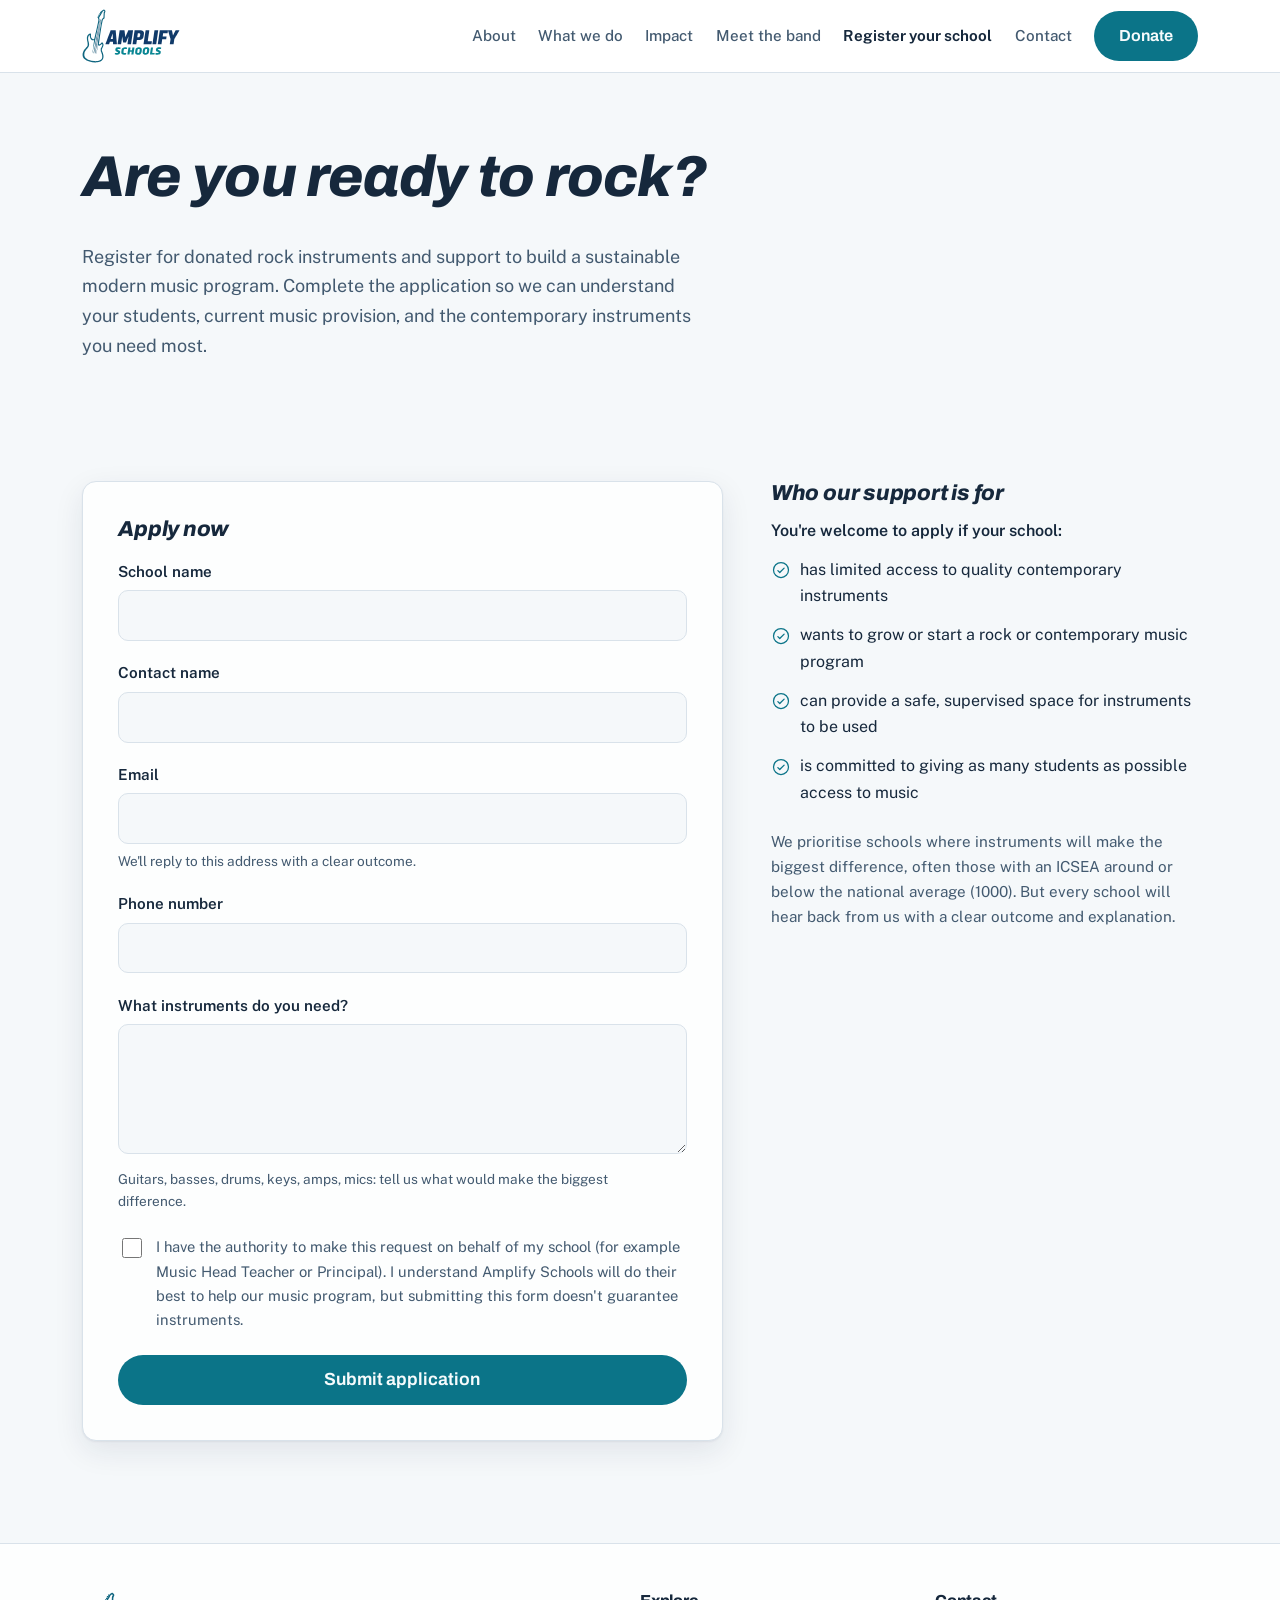
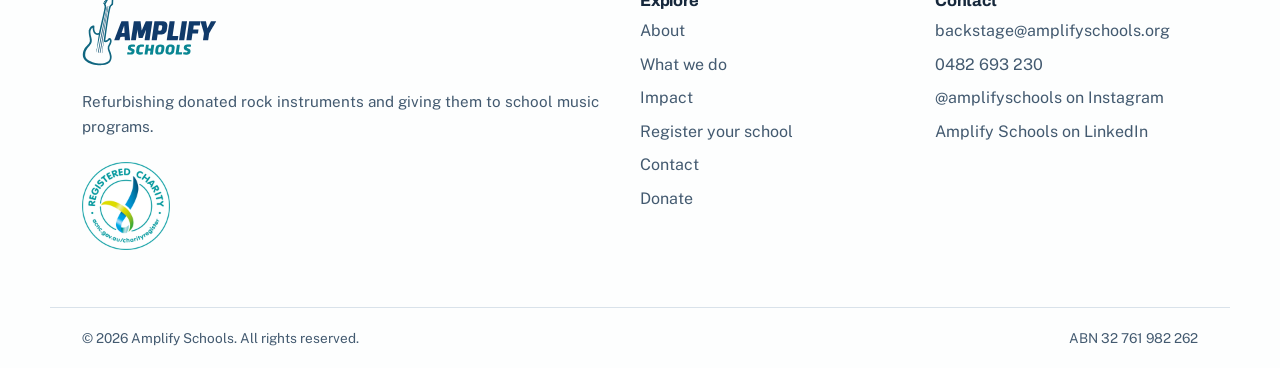
<file: register.html>
<!doctype html>
<html lang="en-AU">
<head>
  <meta charset="utf-8">
  <meta name="viewport" content="width=device-width, initial-scale=1">
  <title>Register your school | Amplify Schools</title>
  <meta name="description" content="Register your school for donated rock instruments and support to build a sustainable modern music program.">
  <link rel="canonical" href="https://amplifyschools.org/register.html">
  <meta property="og:title" content="Register your school | Amplify Schools">
  <meta property="og:description" content="Apply for donated rock instruments and support for your school's music program.">
  <meta property="og:type" content="website">
  <meta property="og:url" content="https://amplifyschools.org/register.html">
  <meta property="og:site_name" content="Amplify Schools">
  <meta property="og:locale" content="en_AU">
  <meta property="og:image" content="https://amplifyschools.org/assets/img/hero-music-room.jpg">
  <link rel="icon" href="favicon.ico" sizes="16x16 32x32 48x48">
  <link rel="icon" href="favicon.svg" type="image/svg+xml">
  <link rel="apple-touch-icon" href="apple-touch-icon.png">
  <link rel="preload" href="assets/fonts/archivo-latin-wght-italic.woff2" as="font" type="font/woff2" crossorigin>
  <link rel="preload" href="assets/fonts/public-sans-latin-wght-normal.woff2" as="font" type="font/woff2" crossorigin>
  <link rel="stylesheet" href="assets/css/styles.css?v=17">
  <script>document.documentElement.classList.add("js");</script>
</head>
<body>
  <a class="skip-link" href="#main">Skip to content</a>

  <header class="site-header">
    <nav class="nav container" aria-label="Main">
      <a class="brand" href="index.html" aria-label="Amplify Schools home">
        <picture>
          <source srcset="assets/img/logo-dark.svg" media="(prefers-color-scheme: dark)">
          <img class="brand-logo" src="assets/img/logo.svg" alt="Amplify Schools" width="1960" height="1077">
        </picture>
      </a>
      <button class="nav-toggle" aria-expanded="false" aria-controls="nav-links">Menu</button>
      <ul class="nav-links" id="nav-links">
        <li><a href="index.html#about">About</a></li>
        <li><a href="index.html#programs">What we do</a></li>
        <li><a href="index.html#impact">Impact</a></li>
        <li><a href="index.html#band">Meet the band</a></li>
        <li><a href="register.html" aria-current="page">Register your school</a></li>
        <li><a href="contact.html">Contact</a></li>
        <li class="nav-cta"><a class="btn btn-primary" href="donate.html">Donate</a></li>
      </ul>
    </nav>
  </header>

  <main id="main">

    <section class="donate-intro container">
      <h1>Are you ready to rock?</h1>
      <p class="lede">Register for donated rock instruments and support to build a sustainable modern music program. Complete the application so we can understand your students, current music provision, and the contemporary instruments you need most.</p>
    </section>

    <section class="section container donate-layout">

      <!-- ===== Application form ===== -->
      <div class="donate-card">
        <h2 class="form-title">Apply now</h2>
        <form id="register-form" novalidate>
          <input type="hidden" name="_subject" value="School application">
          <input type="hidden" name="form_type" value="school-application">
          <div class="form-field">
            <label for="school-name">School name</label>
            <input id="school-name" name="school_name" type="text" required autocomplete="organization">
          </div>
          <div class="form-field">
            <label for="contact-name">Contact name</label>
            <input id="contact-name" name="contact_name" type="text" required autocomplete="name">
          </div>
          <div class="form-field">
            <label for="contact-email">Email</label>
            <input id="contact-email" name="email" type="email" required autocomplete="email">
            <p class="field-hint">We'll reply to this address with a clear outcome.</p>
          </div>
          <div class="form-field">
            <label for="contact-phone">Phone number</label>
            <input id="contact-phone" name="phone" type="tel" required autocomplete="tel">
          </div>
          <div class="form-field">
            <label for="instruments">What instruments do you need?</label>
            <textarea id="instruments" name="instruments" rows="4" required></textarea>
            <p class="field-hint">Guitars, basses, drums, keys, amps, mics: tell us what would make the biggest difference.</p>
          </div>
          <div class="form-check">
            <input id="authority" name="authority" type="checkbox" required>
            <label for="authority">I have the authority to make this request on behalf of my school (for example Music Head Teacher or Principal). I understand Amplify Schools will do their best to help our music program, but submitting this form doesn't guarantee instruments.</label>
          </div>
          <!-- honeypot for spam bots; leave empty -->
          <div class="hp-field" aria-hidden="true">
            <label for="website">Website</label>
            <input id="website" name="website" type="text" tabindex="-1" autocomplete="off">
          </div>
          <button type="submit" class="btn btn-primary btn-lg donate-submit" id="register-submit">Submit application</button>
          <div class="form-alert" id="register-alert" role="status"></div>
        </form>
        <div class="form-success" id="register-success" hidden>
          <svg class="icon" aria-hidden="true"><use href="assets/icons.svg#icon-check-circle"/></svg>
          <h3>Application received.</h3>
          <p>Thanks for applying. We'll be in touch by email with a clear outcome and explanation.</p>
        </div>
      </div>

      <!-- ===== Who our support is for ===== -->
      <aside class="give-aside">
        <h2>Who our support is for</h2>
        <p class="aside-lede">You're welcome to apply if your school:</p>
        <ul class="check-list">
          <li><svg class="icon" aria-hidden="true"><use href="assets/icons.svg#icon-check-circle"/></svg> has limited access to quality contemporary instruments</li>
          <li><svg class="icon" aria-hidden="true"><use href="assets/icons.svg#icon-check-circle"/></svg> wants to grow or start a rock or contemporary music program</li>
          <li><svg class="icon" aria-hidden="true"><use href="assets/icons.svg#icon-check-circle"/></svg> can provide a safe, supervised space for instruments to be used</li>
          <li><svg class="icon" aria-hidden="true"><use href="assets/icons.svg#icon-check-circle"/></svg> is committed to giving as many students as possible access to music</li>
        </ul>
        <p class="aside-note">We prioritise schools where instruments will make the biggest difference, often those with an ICSEA around or below the national average (1000). But every school will hear back from us with a clear outcome and explanation.</p>
      </aside>

    </section>

  </main>

  <footer class="site-footer" id="contact">
    <div class="container footer-grid">
      <div class="footer-about">
        <a class="brand" href="index.html" aria-label="Amplify Schools home">
          <picture>
            <source srcset="assets/img/logo-dark.svg" media="(prefers-color-scheme: dark)">
            <img class="brand-logo" src="assets/img/logo.svg" alt="Amplify Schools" width="1960" height="1077">
          </picture>
        </a>
        <p>Refurbishing donated rock instruments and giving them to school music programs.</p>
        <a class="charity-tick" href="https://www.acnc.gov.au/charity/charities/515e9afa-9e64-f111-a826-6045bde523ce/profile">
          <picture>
            <source srcset="assets/img/acnc-charity-tick-dark.webp" media="(prefers-color-scheme: dark)">
            <img src="assets/img/acnc-charity-tick.webp" alt="Registered charity: view our listing on the ACNC Charity Register" width="264" height="264" loading="lazy">
          </picture>
        </a>
      </div>
      <div>
        <h3>Explore</h3>
        <ul>
          <li><a href="index.html#about">About</a></li>
          <li><a href="index.html#programs">What we do</a></li>
          <li><a href="index.html#impact">Impact</a></li>
          <li><a href="register.html">Register your school</a></li>
          <li><a href="contact.html">Contact</a></li>
          <li><a href="donate.html">Donate</a></li>
        </ul>
      </div>
      <div>
        <h3>Contact</h3>
        <ul>
          <li><a href="mailto:backstage@amplifyschools.org">backstage@amplifyschools.org</a></li>
          <li><a href="tel:+61482693230">0482 693 230</a></li>
          <li><a href="https://www.instagram.com/amplifyschools/">@amplifyschools on Instagram</a></li>
          <li><a href="https://www.linkedin.com/company/amplify-schools/">Amplify Schools on LinkedIn</a></li>
        </ul>
      </div>
    </div>
    <div class="container footer-legal">
      <p>&copy; <span id="year">2026</span> Amplify Schools. All rights reserved.</p>
      <p>ABN 32 761 982 262</p>
    </div>
  </footer>

  <script src="assets/js/main.js?v=15"></script>
</body>
</html>
</file>
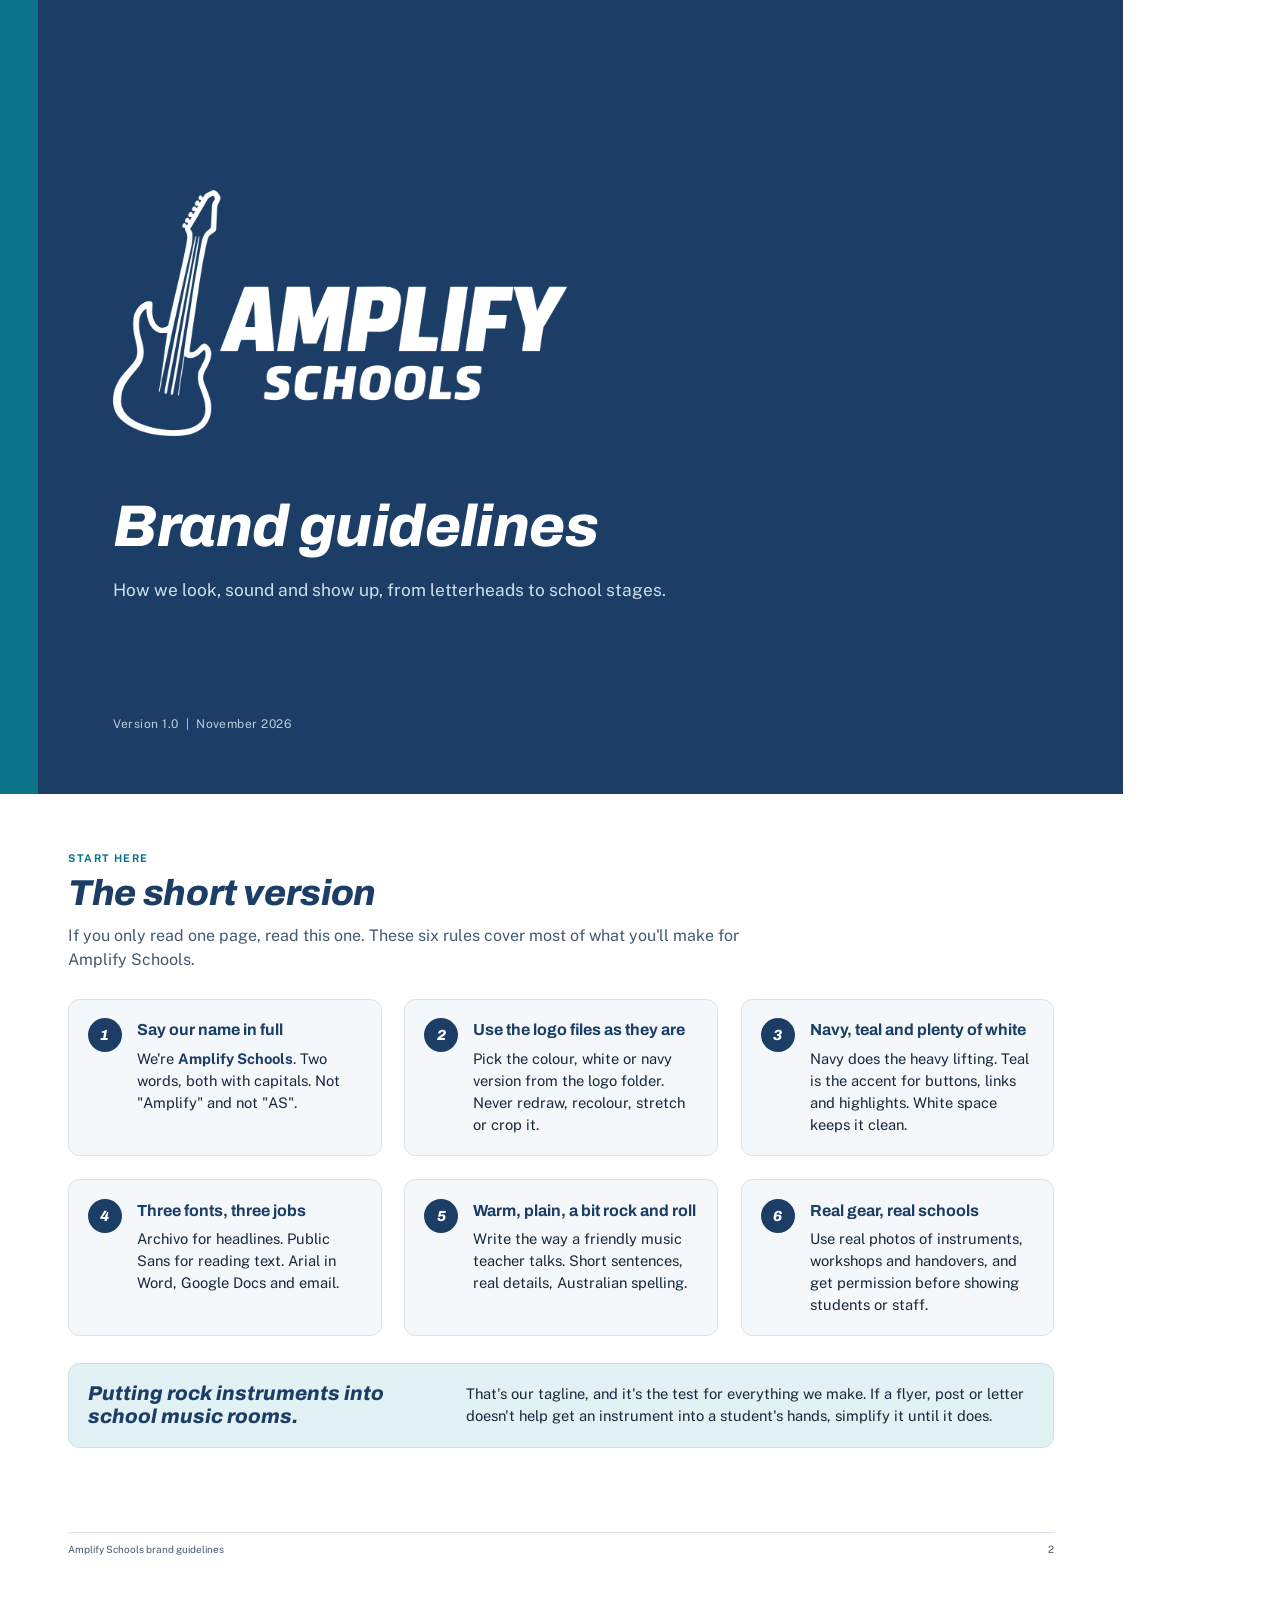
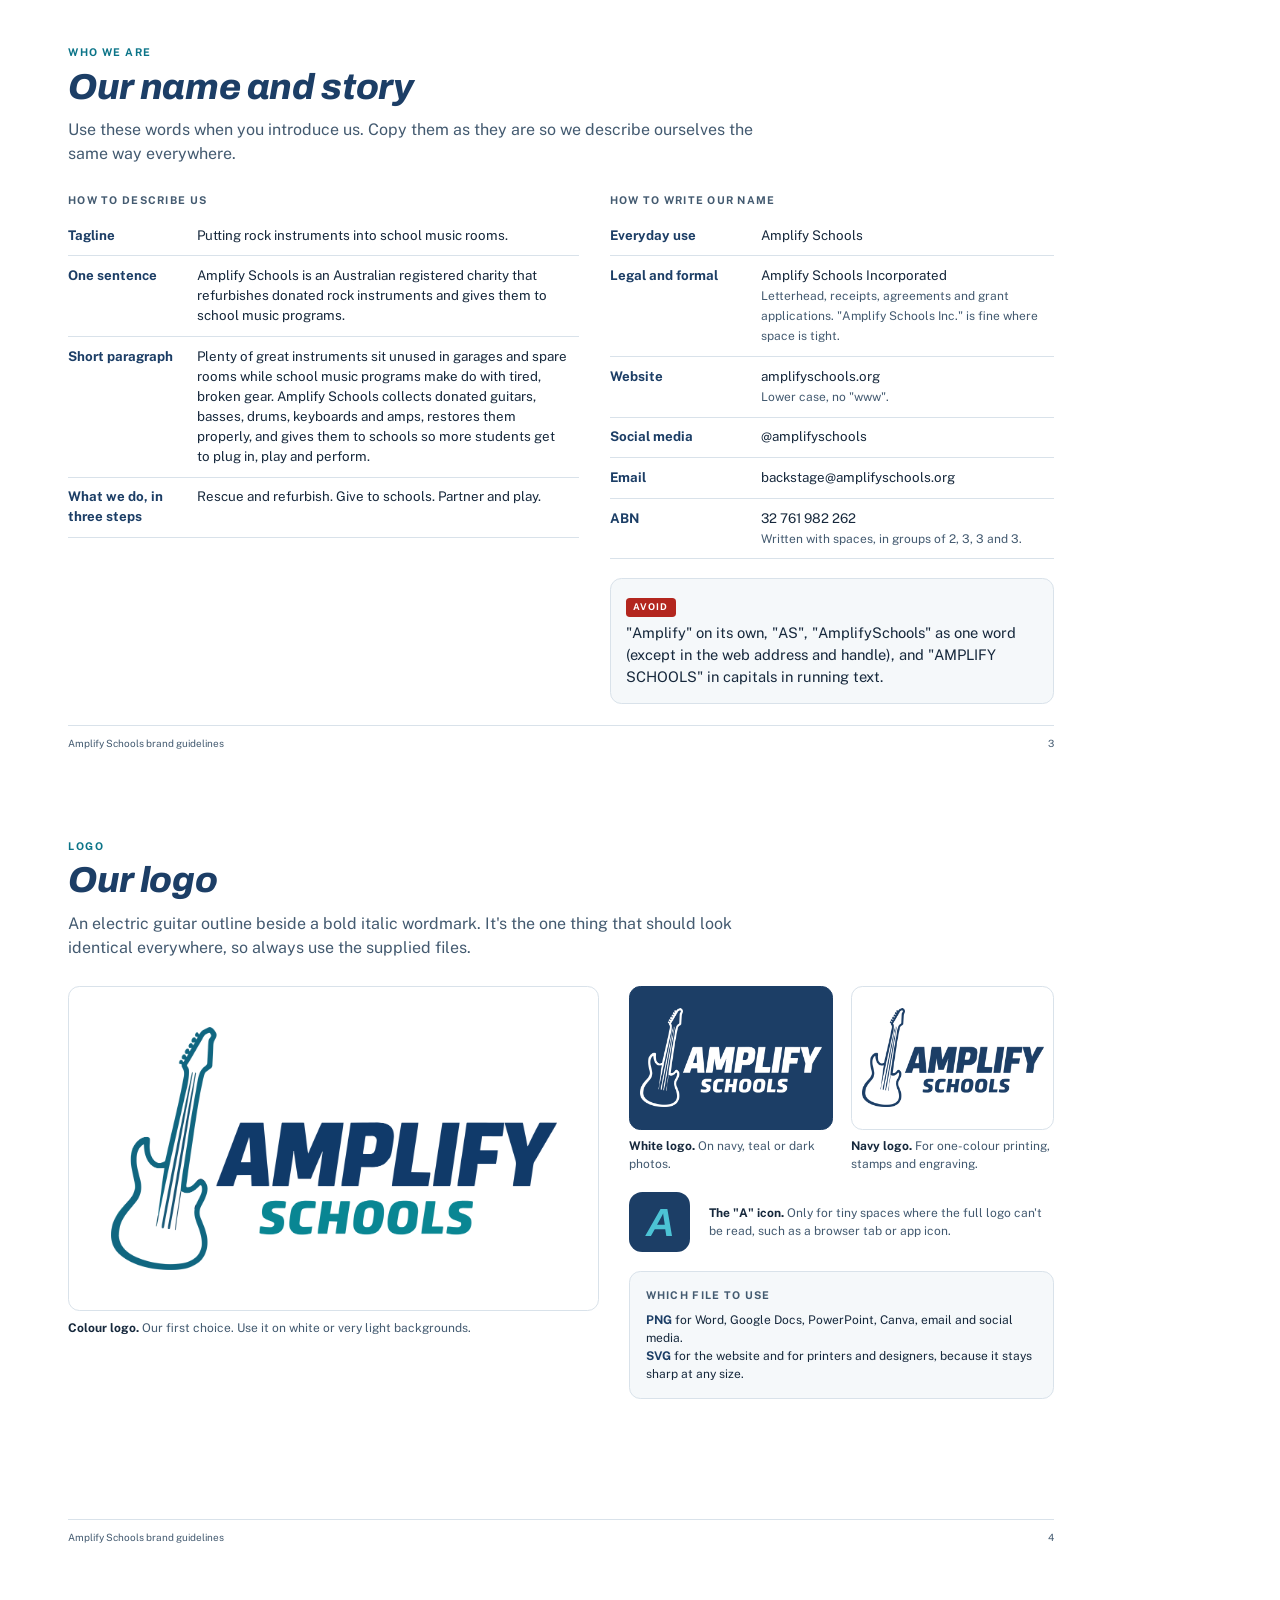
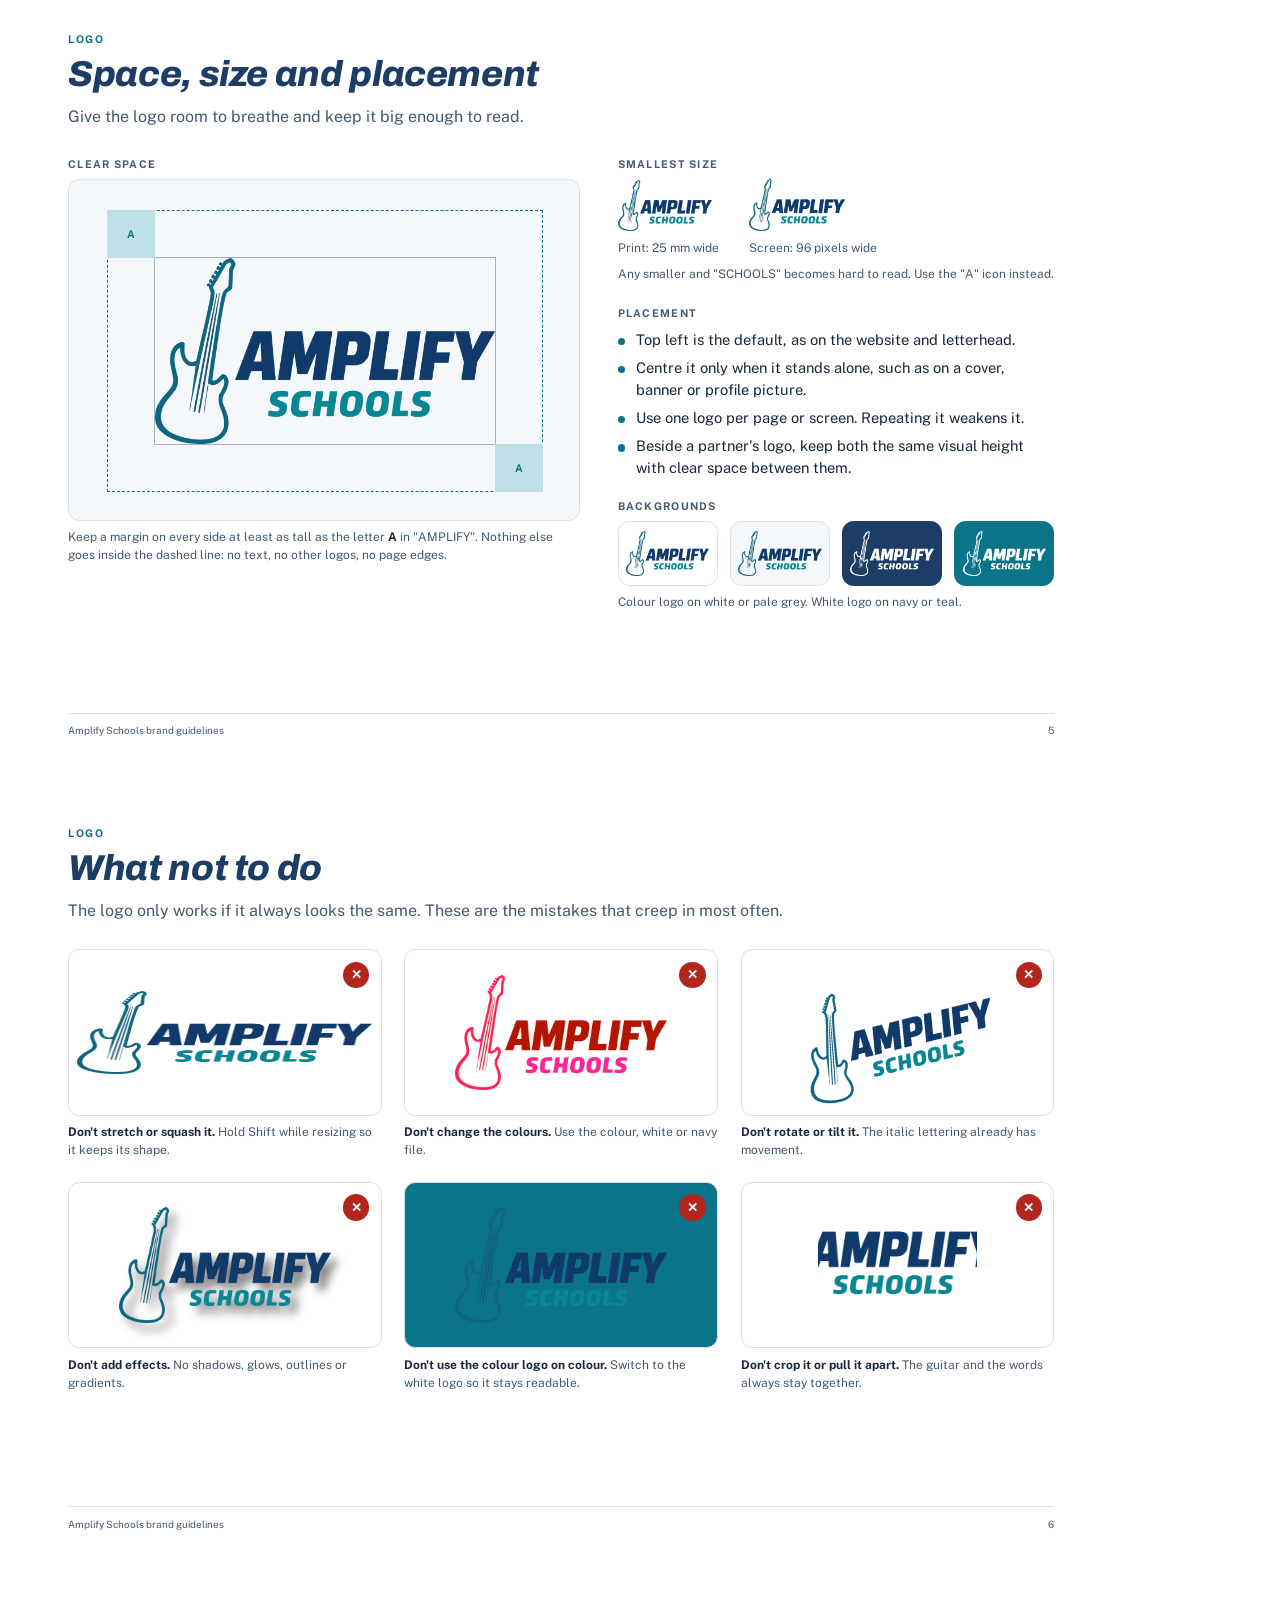
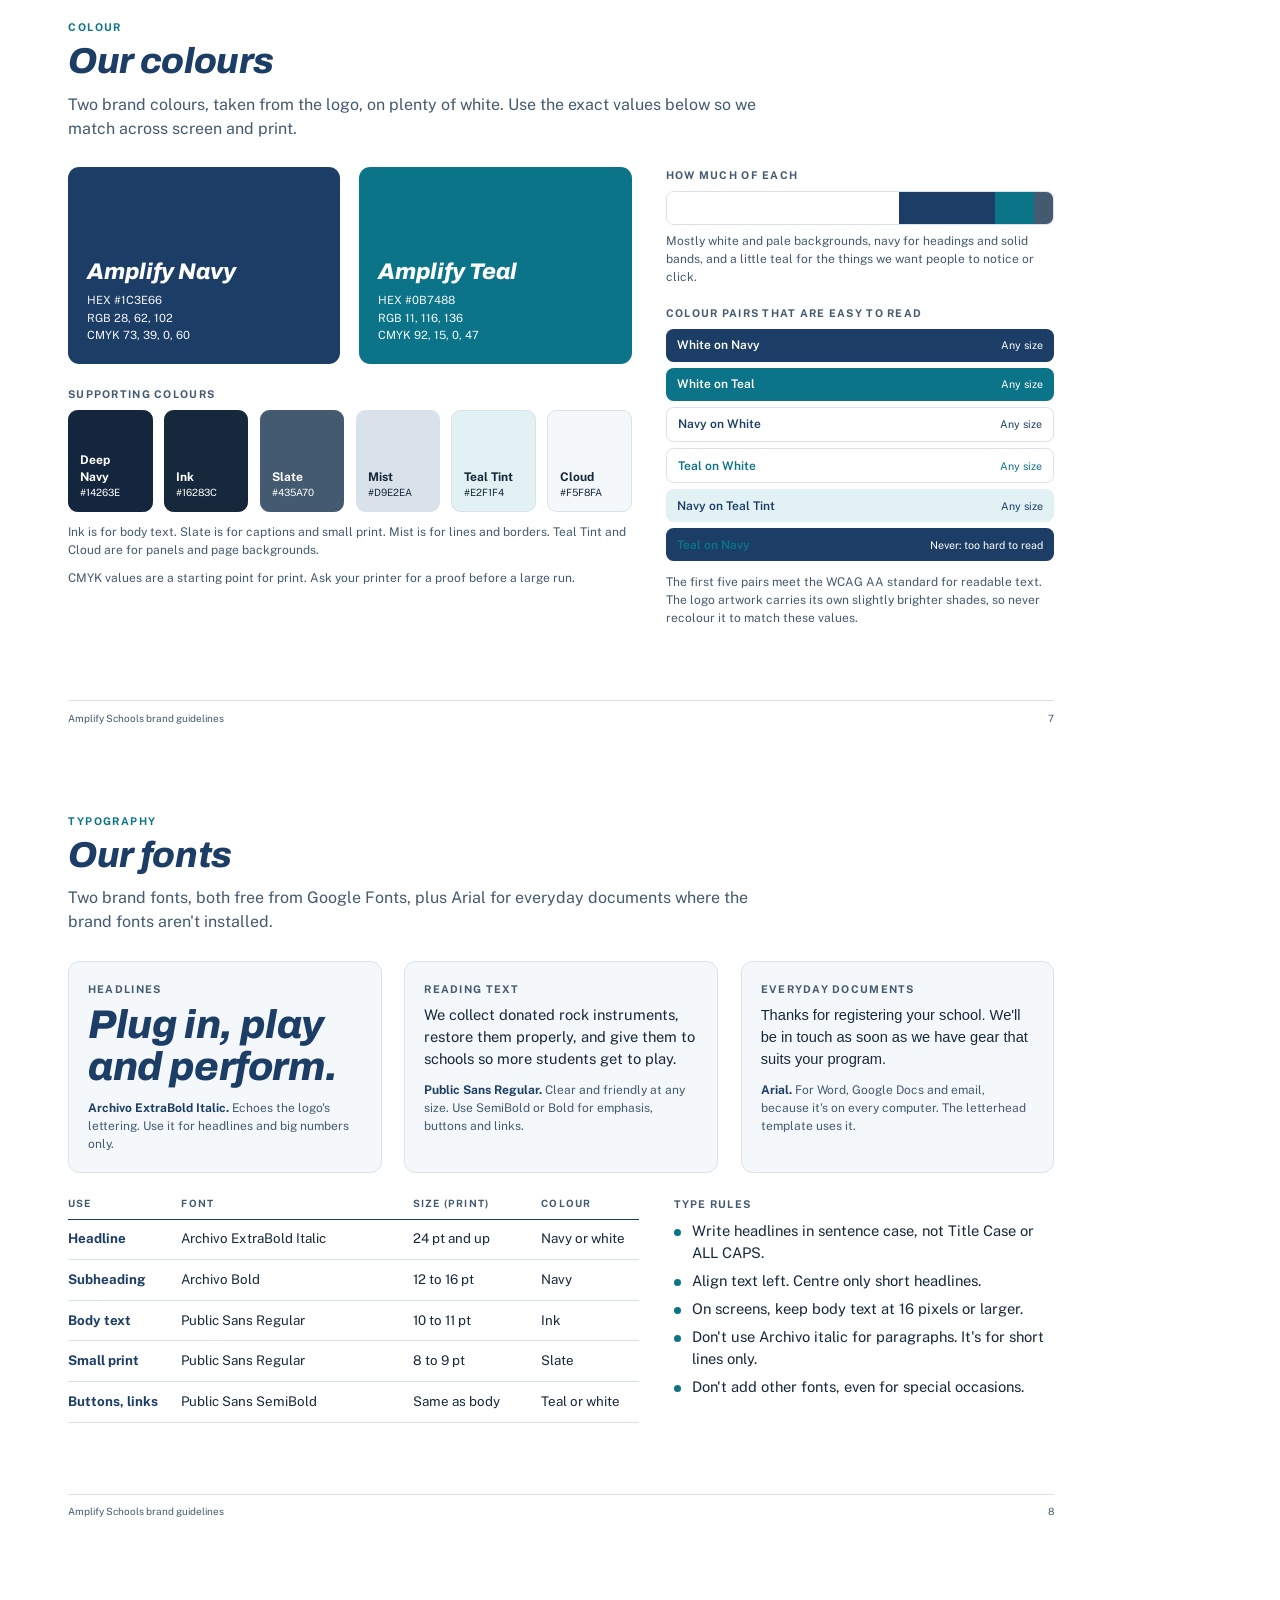
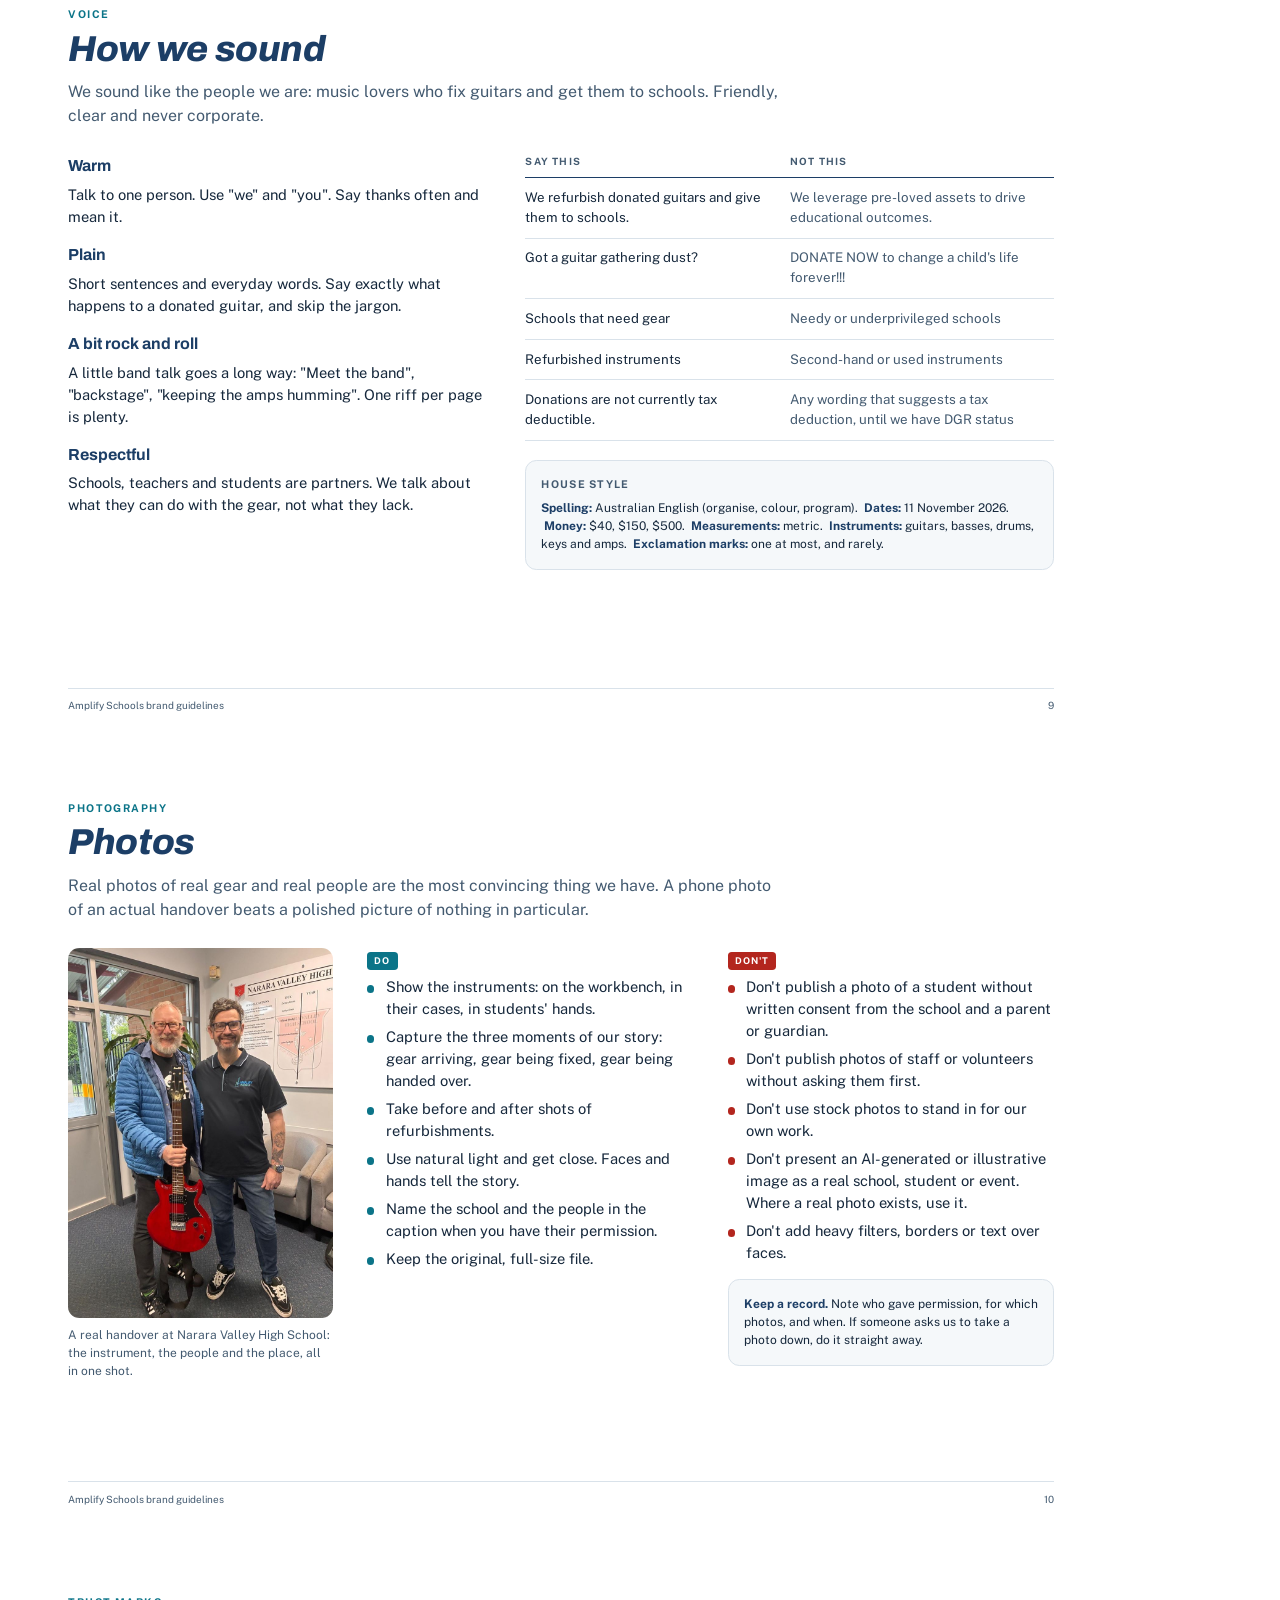
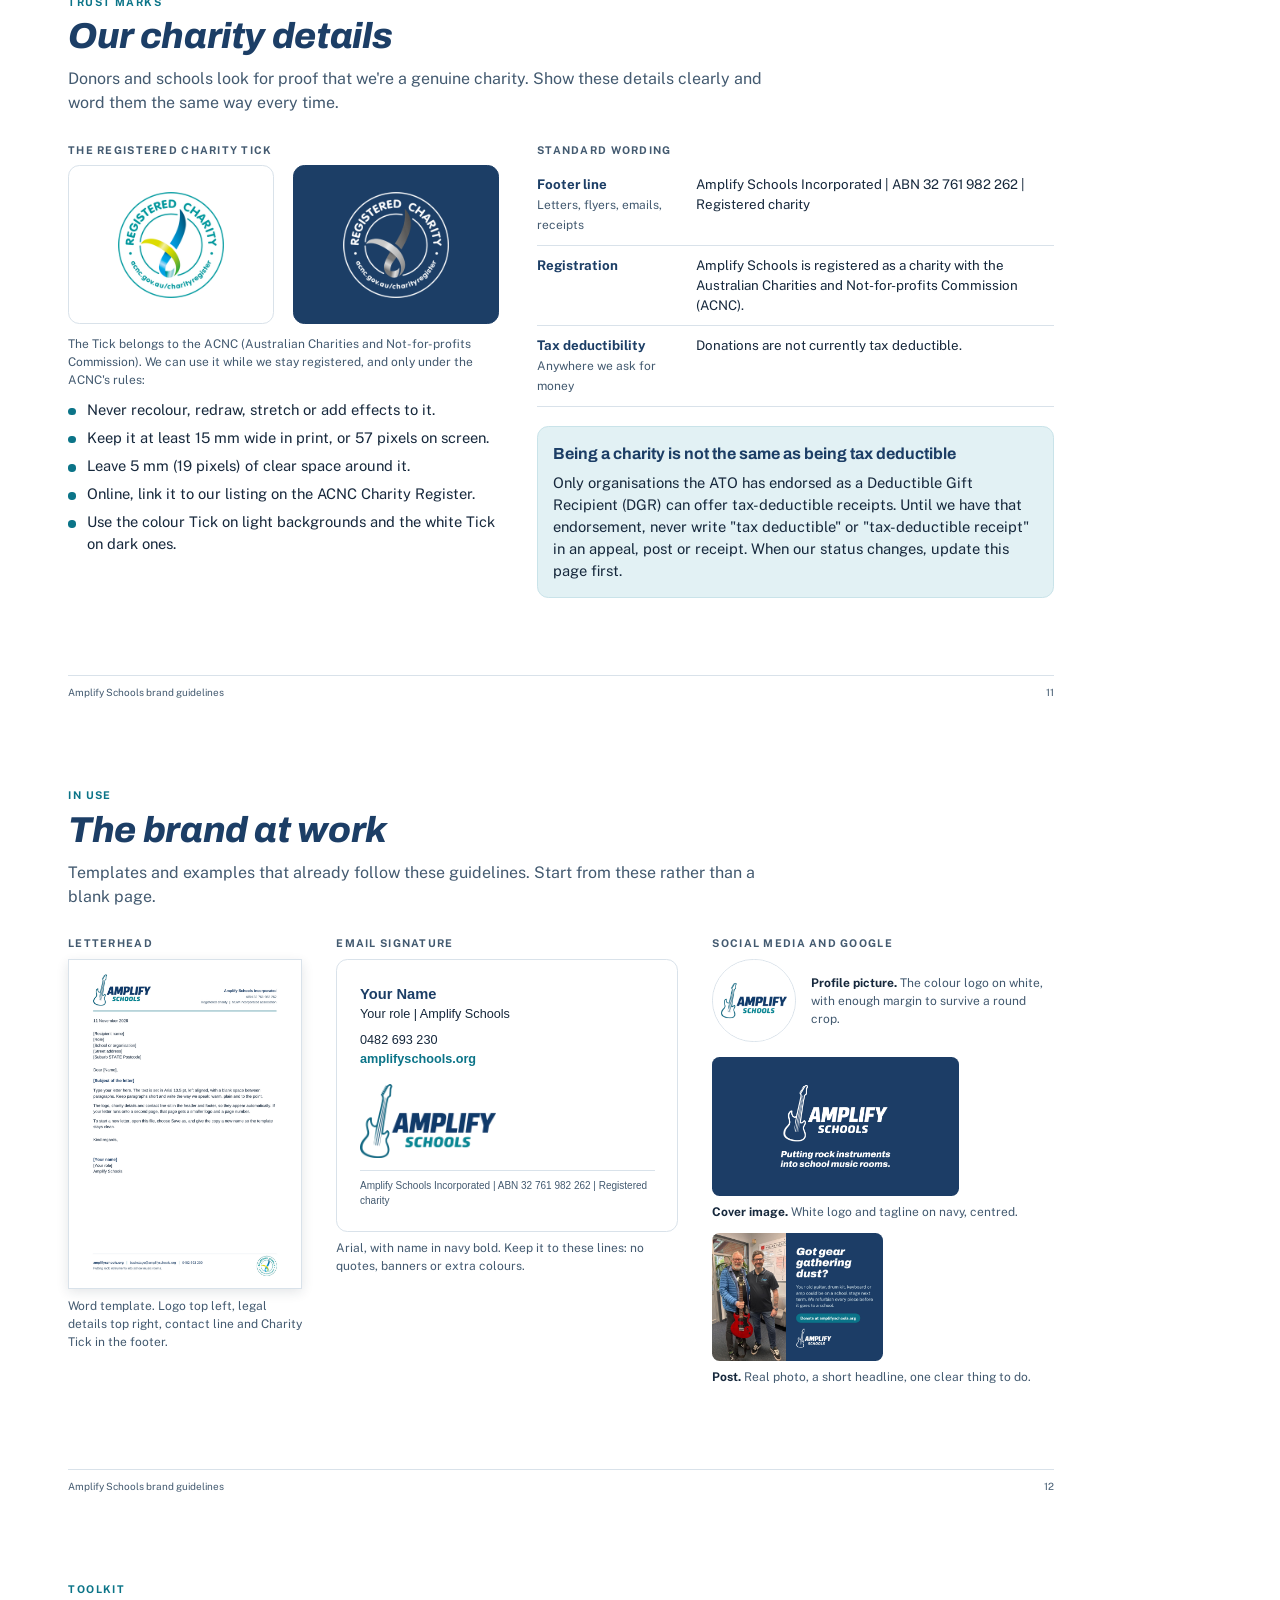
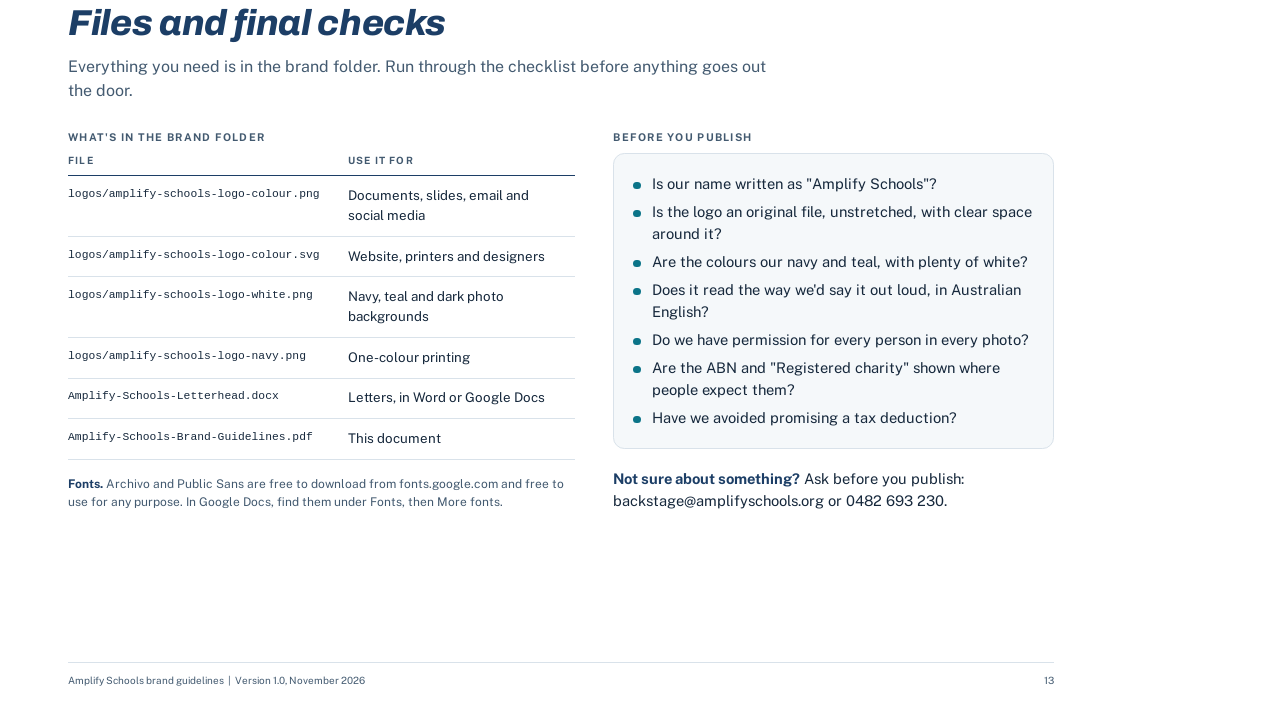
<file: brand/source/brand-guidelines.html>
<!doctype html>
<html lang="en-AU">
<head>
<meta charset="utf-8">
<title>Amplify Schools brand guidelines</title>
<style>
@font-face{font-family:Archivo;font-style:normal;font-weight:100 900;src:url(../../assets/fonts/archivo-latin-wght-normal.woff2) format("woff2-variations")}
@font-face{font-family:Archivo;font-style:italic;font-weight:100 900;src:url(../../assets/fonts/archivo-latin-wght-italic.woff2) format("woff2-variations")}
@font-face{font-family:"Public Sans";font-style:normal;font-weight:100 900;src:url(../../assets/fonts/public-sans-latin-wght-normal.woff2) format("woff2-variations")}
@font-face{font-family:"Public Sans";font-style:italic;font-weight:100 900;src:url(../../assets/fonts/public-sans-latin-wght-italic.woff2) format("woff2-variations")}
@page{size:297mm 210mm;margin:0}
:root{--navy:#1c3e66;--teal:#0b7488;--deep:#14263e;--ink:#16283c;--slate:#435a70;--mist:#d9e2ea;--cloud:#f5f8fa;--tint:#e2f1f4;--no:#b3261e}
*{box-sizing:border-box;margin:0;padding:0}
html{-webkit-print-color-adjust:exact;print-color-adjust:exact}
body{font-family:"Public Sans",sans-serif;font-size:11pt;line-height:1.5;color:var(--ink);counter-reset:pg}
.page{width:297mm;height:210mm;position:relative;overflow:hidden;page-break-after:always;padding:15mm 18mm 18mm;background:#fff;counter-increment:pg}
.page:last-child{page-break-after:auto}
.kicker{font-size:8pt;font-weight:700;letter-spacing:.14em;text-transform:uppercase;color:var(--teal);margin-bottom:2mm}
h1{font-family:Archivo;font-style:italic;font-weight:800;font-size:27pt;line-height:1.08;letter-spacing:-.01em;color:var(--navy);margin-bottom:3mm}
.lede{font-size:12pt;color:var(--slate);max-width:190mm;margin-bottom:7mm}
h2{font-family:Archivo;font-weight:700;font-size:12pt;color:var(--navy);margin-bottom:1.5mm}
h3{font-size:8pt;font-weight:700;letter-spacing:.12em;text-transform:uppercase;color:var(--slate);margin-bottom:2mm}
p{margin-bottom:2.5mm}
ul{list-style:none}
ul li{position:relative;padding-left:5mm;margin-bottom:1.6mm}
ul li::before{content:"";position:absolute;left:0;top:.62em;width:2mm;height:2mm;border-radius:50%;background:var(--teal)}
ul.no li::before{background:var(--no)}
.foot{position:absolute;left:18mm;right:18mm;bottom:8mm;display:flex;justify-content:space-between;font-size:7.5pt;color:var(--slate);border-top:.3mm solid var(--mist);padding-top:2.5mm}
.foot .n::after{content:counter(pg)}
.grid{display:grid;gap:8mm}
.g2{grid-template-columns:1fr 1fr}.g3{grid-template-columns:repeat(3,1fr)}
.card{background:var(--cloud);border:.3mm solid var(--mist);border-radius:3mm;padding:5mm}
.card.tint{background:var(--tint);border-color:#c9e3e9}
.small{font-size:9pt;color:var(--slate)}
.mono{font-family:ui-monospace,Menlo,Consolas,monospace;font-size:8.5pt}
b,strong{font-weight:700;color:var(--navy)}
/* cover */
.cover{background:var(--navy);color:#fff;padding:0;display:flex;flex-direction:column;justify-content:center;align-items:flex-start;padding-left:30mm}
.cover img{width:120mm;margin-bottom:16mm}
.cover .t{font-family:Archivo;font-style:italic;font-weight:800;font-size:44pt;line-height:1;letter-spacing:-.01em}
.cover .s{margin-top:6mm;font-size:13pt;color:#cfe0ea}
.cover .bar{position:absolute;left:0;top:0;bottom:0;width:10mm;background:var(--teal)}
.cover .v{position:absolute;left:30mm;bottom:16mm;font-size:9pt;color:#b9cddb;letter-spacing:.04em}
/* short version */
.rule{display:flex;gap:4mm;align-items:flex-start}
.rule .num{flex:none;width:9mm;height:9mm;border-radius:50%;background:var(--navy);color:#fff;font-family:Archivo;font-style:italic;font-weight:800;font-size:11pt;display:grid;place-items:center}
.rule p{margin:0}
/* logo */
.stage{border-radius:3mm;display:grid;place-items:center;border:.3mm solid var(--mist)}
.stage.white{background:#fff}.stage.navy{background:var(--navy);border-color:var(--navy)}.stage.teal{background:var(--teal);border-color:var(--teal)}.stage.cloud{background:var(--cloud)}
.cap{font-size:9pt;color:var(--slate);margin-top:2mm}
.cap b{color:var(--ink)}
/* misuse */
.bad{position:relative;height:44mm;border:.3mm solid var(--mist);border-radius:3mm;background:#fff;display:grid;place-items:center;overflow:hidden}
.x{position:absolute;right:3mm;top:3mm;width:7mm;height:7mm;border-radius:50%;background:var(--no);color:#fff;display:grid;place-items:center;font-weight:800;font-size:10pt;line-height:1}
/* colour */
.sw{border-radius:3mm;padding:5mm;color:#fff;display:flex;flex-direction:column;justify-content:flex-end}
.sw .nm{font-family:Archivo;font-style:italic;font-weight:800;font-size:17pt;line-height:1.1}
.sw .vals{font-size:8.5pt;line-height:1.55;margin-top:2mm;opacity:.95}
.mini{border-radius:2.5mm;padding:3mm;height:27mm;display:flex;flex-direction:column;justify-content:flex-end;font-size:7.5pt;line-height:1.4;border:.3mm solid var(--mist)}
.mini b{font-size:9pt;color:inherit}
.pair{display:flex;align-items:center;gap:3mm;border-radius:2mm;padding:2mm 3mm;font-size:9pt;font-weight:600;margin-bottom:1.6mm}
.pair span{margin-left:auto;font-weight:400;font-size:8pt}
/* type */
.spec{font-family:Archivo;font-style:italic;font-weight:800;font-size:30pt;line-height:1.05;color:var(--navy);letter-spacing:-.01em}
table{border-collapse:collapse;width:100%}
th{font-size:7.5pt;letter-spacing:.12em;text-transform:uppercase;color:var(--slate);text-align:left;padding:0 3mm 2mm 0;border-bottom:.4mm solid var(--navy)}
td{padding:2.6mm 3mm 2.6mm 0;border-bottom:.3mm solid var(--mist);vertical-align:top;font-size:10pt}
td.yes{color:var(--ink)}td.nope{color:var(--slate)}
.tag{display:inline-block;font-size:7pt;font-weight:700;letter-spacing:.1em;text-transform:uppercase;border-radius:1mm;padding:.6mm 2mm;color:#fff;margin-bottom:1.5mm}
.tag.do{background:var(--teal)}.tag.dont{background:var(--no)}
</style>
</head>
<body>

<!-- 1 COVER -->
<section class="page cover">
  <div class="bar"></div>
  <img src="../logos/amplify-schools-logo-white.png" alt="Amplify Schools">
  <div class="t">Brand guidelines</div>
  <div class="s">How we look, sound and show up, from letterheads to school stages.</div>
  <div class="v">Version 1.0 &nbsp;|&nbsp; November 2026</div>
</section>

<!-- 2 SHORT VERSION -->
<section class="page">
  <div class="kicker">Start here</div>
  <h1>The short version</h1>
  <p class="lede">If you only read one page, read this one. These six rules cover most of what you'll make for Amplify Schools.</p>
  <div class="grid g3" style="gap:6mm">
    <div class="card"><div class="rule"><div class="num">1</div><div><h2>Say our name in full</h2><p>We're <b>Amplify Schools</b>. Two words, both with capitals. Not "Amplify" and not "AS".</p></div></div></div>
    <div class="card"><div class="rule"><div class="num">2</div><div><h2>Use the logo files as they are</h2><p>Pick the colour, white or navy version from the logo folder. Never redraw, recolour, stretch or crop it.</p></div></div></div>
    <div class="card"><div class="rule"><div class="num">3</div><div><h2>Navy, teal and plenty of white</h2><p>Navy does the heavy lifting. Teal is the accent for buttons, links and highlights. White space keeps it clean.</p></div></div></div>
    <div class="card"><div class="rule"><div class="num">4</div><div><h2>Three fonts, three jobs</h2><p>Archivo for headlines. Public Sans for reading text. Arial in Word, Google Docs and email.</p></div></div></div>
    <div class="card"><div class="rule"><div class="num">5</div><div><h2>Warm, plain, a bit rock and roll</h2><p>Write the way a friendly music teacher talks. Short sentences, real details, Australian spelling.</p></div></div></div>
    <div class="card"><div class="rule"><div class="num">6</div><div><h2>Real gear, real schools</h2><p>Use real photos of instruments, workshops and handovers, and get permission before showing students or staff.</p></div></div></div>
  </div>
  <div class="card tint" style="margin-top:7mm;display:flex;gap:8mm;align-items:center">
    <div style="flex:none;font-family:Archivo;font-style:italic;font-weight:800;font-size:15pt;color:var(--navy);line-height:1.15;width:92mm">Putting rock instruments into school music rooms.</div>
    <p style="margin:0">That's our tagline, and it's the test for everything we make. If a flyer, post or letter doesn't help get an instrument into a student's hands, simplify it until it does.</p>
  </div>
  <div class="foot"><span>Amplify Schools brand guidelines</span><span class="n"></span></div>
</section>

<!-- 3 NAME AND STORY -->
<section class="page">
  <div class="kicker">Who we are</div>
  <h1>Our name and story</h1>
  <p class="lede">Use these words when you introduce us. Copy them as they are so we describe ourselves the same way everywhere.</p>
  <div class="grid" style="grid-template-columns:1.15fr 1fr">
    <div>
      <h3>How to describe us</h3>
      <table>
        <tr><td style="width:34mm"><b>Tagline</b></td><td>Putting rock instruments into school music rooms.</td></tr>
        <tr><td><b>One sentence</b></td><td>Amplify Schools is an Australian registered charity that refurbishes donated rock instruments and gives them to school music programs.</td></tr>
        <tr><td><b>Short paragraph</b></td><td>Plenty of great instruments sit unused in garages and spare rooms while school music programs make do with tired, broken gear. Amplify Schools collects donated guitars, basses, drums, keyboards and amps, restores them properly, and gives them to schools so more students get to plug in, play and perform.</td></tr>
        <tr><td><b>What we do, in three steps</b></td><td>Rescue and refurbish. Give to schools. Partner and play.</td></tr>
      </table>
    </div>
    <div>
      <h3>How to write our name</h3>
      <table>
        <tr><td style="width:40mm"><b>Everyday use</b></td><td>Amplify Schools</td></tr>
        <tr><td><b>Legal and formal</b></td><td>Amplify Schools Incorporated<br><span class="small">Letterhead, receipts, agreements and grant applications. "Amplify Schools Inc." is fine where space is tight.</span></td></tr>
        <tr><td><b>Website</b></td><td>amplifyschools.org<br><span class="small">Lower case, no "www".</span></td></tr>
        <tr><td><b>Social media</b></td><td>@amplifyschools</td></tr>
        <tr><td><b>Email</b></td><td>backstage@amplifyschools.org</td></tr>
        <tr><td><b>ABN</b></td><td>32 761 982 262<br><span class="small">Written with spaces, in groups of 2, 3, 3 and 3.</span></td></tr>
      </table>
      <div class="card" style="margin-top:5mm;padding:4mm">
        <span class="tag dont">Avoid</span>
        <p style="margin:0">"Amplify" on its own, "AS", "AmplifySchools" as one word (except in the web address and handle), and "AMPLIFY SCHOOLS" in capitals in running text.</p>
      </div>
    </div>
  </div>
  <div class="foot"><span>Amplify Schools brand guidelines</span><span class="n"></span></div>
</section>

<!-- 4 LOGO -->
<section class="page">
  <div class="kicker">Logo</div>
  <h1>Our logo</h1>
  <p class="lede">An electric guitar outline beside a bold italic wordmark. It's the one thing that should look identical everywhere, so always use the supplied files.</p>
  <div class="grid" style="grid-template-columns:1.25fr 1fr;gap:8mm">
    <div>
      <div class="stage white" style="height:86mm"><img src="../logos/amplify-schools-logo-colour.png" style="width:118mm"></div>
      <div class="cap"><b>Colour logo.</b> Our first choice. Use it on white or very light backgrounds.</div>
    </div>
    <div class="grid" style="gap:5mm;align-content:start">
      <div class="grid g2" style="gap:5mm">
        <div><div class="stage navy" style="height:38mm"><img src="../logos/amplify-schools-logo-white.png" style="width:48mm"></div><div class="cap"><b>White logo.</b> On navy, teal or dark photos.</div></div>
        <div><div class="stage white" style="height:38mm"><img src="../logos/amplify-schools-logo-navy.png" style="width:48mm"></div><div class="cap"><b>Navy logo.</b> For one-colour printing, stamps and engraving.</div></div>
      </div>
      <div style="display:flex;gap:5mm;align-items:center">
        <img src="../../favicon.svg" style="width:16mm;height:16mm;flex:none">
        <div class="cap" style="margin:0"><b>The "A" icon.</b> Only for tiny spaces where the full logo can't be read, such as a browser tab or app icon.</div>
      </div>
      <div class="card" style="padding:4mm">
        <h3>Which file to use</h3>
        <p class="small" style="margin:0;color:var(--ink)"><b>PNG</b> for Word, Google Docs, PowerPoint, Canva, email and social media.<br><b>SVG</b> for the website and for printers and designers, because it stays sharp at any size.</p>
      </div>
    </div>
  </div>
  <div class="foot"><span>Amplify Schools brand guidelines</span><span class="n"></span></div>
</section>

<!-- 5 LOGO SPACE AND SIZE -->
<section class="page">
  <div class="kicker">Logo</div>
  <h1>Space, size and placement</h1>
  <p class="lede">Give the logo room to breathe and keep it big enough to read.</p>
  <div class="grid" style="grid-template-columns:1.1fr 1fr;gap:10mm">
    <div>
      <h3>Clear space</h3>
      <div style="position:relative;width:135.4mm;height:90.4mm;background:var(--cloud);border-radius:3mm;border:.3mm solid var(--mist)">
        <div style="position:absolute;left:10mm;top:8mm;width:115.4mm;height:74.4mm;border:.35mm dashed var(--teal)"></div>
        <div style="position:absolute;left:22.7mm;top:20.7mm;width:90mm;height:49mm;outline:.25mm solid #9fb3c4"></div>
        <img src="../logos/amplify-schools-logo-colour.png" style="position:absolute;left:22.7mm;top:20.7mm;width:90mm;height:49mm">
        <div style="position:absolute;left:10mm;top:8mm;width:12.7mm;height:12.7mm;background:#bfe0e7;display:grid;place-items:center;font-weight:700;font-size:8pt;color:var(--teal)">A</div>
        <div style="position:absolute;left:112.7mm;top:69.7mm;width:12.7mm;height:12.7mm;background:#bfe0e7;display:grid;place-items:center;font-weight:700;font-size:8pt;color:var(--teal)">A</div>
      </div>
      <p class="cap" style="max-width:135mm">Keep a margin on every side at least as tall as the letter <b>A</b> in "AMPLIFY". Nothing else goes inside the dashed line: no text, no other logos, no page edges.</p>
    </div>
    <div>
      <h3>Smallest size</h3>
      <div style="display:flex;gap:8mm;align-items:flex-end;margin-bottom:2mm">
        <div><img src="../logos/amplify-schools-logo-colour.png" style="width:25mm;display:block"><div class="cap">Print: 25 mm wide</div></div>
        <div><img src="../logos/amplify-schools-logo-colour.png" style="width:96px;display:block"><div class="cap">Screen: 96 pixels wide</div></div>
      </div>
      <p class="small" style="margin-bottom:6mm">Any smaller and "SCHOOLS" becomes hard to read. Use the "A" icon instead.</p>
      <h3>Placement</h3>
      <ul>
        <li>Top left is the default, as on the website and letterhead.</li>
        <li>Centre it only when it stands alone, such as on a cover, banner or profile picture.</li>
        <li>Use one logo per page or screen. Repeating it weakens it.</li>
        <li>Beside a partner's logo, keep both the same visual height with clear space between them.</li>
      </ul>
      <h3 style="margin-top:5mm">Backgrounds</h3>
      <div class="grid" style="grid-template-columns:repeat(4,1fr);gap:3mm">
        <div class="stage white" style="height:17mm"><img src="../logos/amplify-schools-logo-colour.png" style="width:22mm"></div>
        <div class="stage cloud" style="height:17mm"><img src="../logos/amplify-schools-logo-colour.png" style="width:22mm"></div>
        <div class="stage navy" style="height:17mm"><img src="../logos/amplify-schools-logo-white.png" style="width:22mm"></div>
        <div class="stage teal" style="height:17mm"><img src="../logos/amplify-schools-logo-white.png" style="width:22mm"></div>
      </div>
      <p class="cap">Colour logo on white or pale grey. White logo on navy or teal.</p>
    </div>
  </div>
  <div class="foot"><span>Amplify Schools brand guidelines</span><span class="n"></span></div>
</section>

<!-- 6 LOGO MISUSE -->
<section class="page">
  <div class="kicker">Logo</div>
  <h1>What not to do</h1>
  <p class="lede">The logo only works if it always looks the same. These are the mistakes that creep in most often.</p>
  <div class="grid g3" style="gap:6mm">
    <div><div class="bad"><div class="x">✕</div><img src="../logos/amplify-schools-logo-colour.png" style="width:78mm;height:22mm"></div><div class="cap"><b>Don't stretch or squash it.</b> Hold Shift while resizing so it keeps its shape.</div></div>
    <div><div class="bad"><div class="x">✕</div><img src="../logos/amplify-schools-logo-colour.png" style="width:56mm;filter:hue-rotate(150deg) saturate(2.2)"></div><div class="cap"><b>Don't change the colours.</b> Use the colour, white or navy file.</div></div>
    <div><div class="bad"><div class="x">✕</div><img src="../logos/amplify-schools-logo-colour.png" style="width:52mm;transform:rotate(-14deg)"></div><div class="cap"><b>Don't rotate or tilt it.</b> The italic lettering already has movement.</div></div>
    <div><div class="bad"><div class="x">✕</div><img src="../logos/amplify-schools-logo-colour.png" style="width:56mm;filter:drop-shadow(2mm 2mm 1.2mm rgba(0,0,0,.55))"></div><div class="cap"><b>Don't add effects.</b> No shadows, glows, outlines or gradients.</div></div>
    <div><div class="bad" style="background:var(--teal)"><div class="x">✕</div><img src="../logos/amplify-schools-logo-colour.png" style="width:56mm"></div><div class="cap"><b>Don't use the colour logo on colour.</b> Switch to the white logo so it stays readable.</div></div>
    <div><div class="bad"><div class="x">✕</div><div style="width:42mm;height:26mm;overflow:hidden"><img src="../logos/amplify-schools-logo-colour.png" style="width:66mm;margin-left:-18mm;margin-top:-10mm"></div></div><div class="cap"><b>Don't crop it or pull it apart.</b> The guitar and the words always stay together.</div></div>
  </div>
  <div class="foot"><span>Amplify Schools brand guidelines</span><span class="n"></span></div>
</section>

<!-- 7 COLOUR -->
<section class="page">
  <div class="kicker">Colour</div>
  <h1>Our colours</h1>
  <p class="lede">Two brand colours, taken from the logo, on plenty of white. Use the exact values below so we match across screen and print.</p>
  <div class="grid" style="grid-template-columns:1.45fr 1fr;gap:9mm">
    <div>
      <div class="grid g2" style="gap:5mm">
        <div class="sw" style="background:var(--navy);height:52mm"><div class="nm">Amplify Navy</div><div class="vals">HEX #1C3E66<br>RGB 28, 62, 102<br>CMYK 73, 39, 0, 60</div></div>
        <div class="sw" style="background:var(--teal);height:52mm"><div class="nm">Amplify Teal</div><div class="vals">HEX #0B7488<br>RGB 11, 116, 136<br>CMYK 92, 15, 0, 47</div></div>
      </div>
      <h3 style="margin-top:6mm">Supporting colours</h3>
      <div class="grid" style="grid-template-columns:repeat(6,1fr);gap:3mm">
        <div class="mini" style="background:#14263e;color:#fff;border-color:#14263e"><b>Deep Navy</b>#14263E</div>
        <div class="mini" style="background:#16283c;color:#fff;border-color:#16283c"><b>Ink</b>#16283C</div>
        <div class="mini" style="background:#435a70;color:#fff;border-color:#435a70"><b>Slate</b>#435A70</div>
        <div class="mini" style="background:#d9e2ea"><b>Mist</b>#D9E2EA</div>
        <div class="mini" style="background:#e2f1f4"><b>Teal Tint</b>#E2F1F4</div>
        <div class="mini" style="background:#f5f8fa"><b>Cloud</b>#F5F8FA</div>
      </div>
      <p class="small" style="margin-top:3mm">Ink is for body text. Slate is for captions and small print. Mist is for lines and borders. Teal Tint and Cloud are for panels and page backgrounds.</p>
      <p class="small">CMYK values are a starting point for print. Ask your printer for a proof before a large run.</p>
    </div>
    <div>
      <h3>How much of each</h3>
      <div style="display:flex;height:9mm;border-radius:2mm;overflow:hidden;border:.3mm solid var(--mist);margin-bottom:2mm">
        <div style="flex:60;background:#fff"></div><div style="flex:25;background:var(--navy)"></div><div style="flex:10;background:var(--teal)"></div><div style="flex:5;background:var(--slate)"></div>
      </div>
      <p class="small" style="margin-bottom:5mm">Mostly white and pale backgrounds, navy for headings and solid bands, and a little teal for the things we want people to notice or click.</p>
      <h3>Colour pairs that are easy to read</h3>
      <div class="pair" style="background:var(--navy);color:#fff">White on Navy<span>Any size</span></div>
      <div class="pair" style="background:var(--teal);color:#fff">White on Teal<span>Any size</span></div>
      <div class="pair" style="background:#fff;color:var(--navy);border:.3mm solid var(--mist)">Navy on White<span>Any size</span></div>
      <div class="pair" style="background:#fff;color:var(--teal);border:.3mm solid var(--mist)">Teal on White<span>Any size</span></div>
      <div class="pair" style="background:var(--tint);color:var(--navy)">Navy on Teal Tint<span>Any size</span></div>
      <div class="pair" style="background:var(--navy);color:var(--teal)">Teal on Navy<span style="color:#fff">Never: too hard to read</span></div>
      <p class="small" style="margin-top:3mm">The first five pairs meet the WCAG AA standard for readable text. The logo artwork carries its own slightly brighter shades, so never recolour it to match these values.</p>
    </div>
  </div>
  <div class="foot"><span>Amplify Schools brand guidelines</span><span class="n"></span></div>
</section>

<!-- 8 TYPE -->
<section class="page">
  <div class="kicker">Typography</div>
  <h1>Our fonts</h1>
  <p class="lede">Two brand fonts, both free from Google Fonts, plus Arial for everyday documents where the brand fonts aren't installed.</p>
  <div class="grid g3" style="gap:6mm;margin-bottom:6mm">
    <div class="card">
      <h3>Headlines</h3>
      <div class="spec">Plug in, play and perform.</div>
      <p class="small" style="margin:3mm 0 0"><b>Archivo ExtraBold Italic.</b> Echoes the logo's lettering. Use it for headlines and big numbers only.</p>
    </div>
    <div class="card">
      <h3>Reading text</h3>
      <p style="font-size:11pt;line-height:1.5;margin:0">We collect donated rock instruments, restore them properly, and give them to schools so more students get to play.</p>
      <p class="small" style="margin:3mm 0 0"><b>Public Sans Regular.</b> Clear and friendly at any size. Use SemiBold or Bold for emphasis, buttons and links.</p>
    </div>
    <div class="card">
      <h3>Everyday documents</h3>
      <p style="font-family:Arial,Helvetica,sans-serif;font-size:11pt;line-height:1.5;margin:0">Thanks for registering your school. We'll be in touch as soon as we have gear that suits your program.</p>
      <p class="small" style="margin:3mm 0 0"><b>Arial.</b> For Word, Google Docs and email, because it's on every computer. The letterhead template uses it.</p>
    </div>
  </div>
  <div class="grid" style="grid-template-columns:1.5fr 1fr;gap:9mm">
    <table>
      <tr><th style="width:30mm">Use</th><th>Font</th><th style="width:34mm">Size (print)</th><th style="width:26mm">Colour</th></tr>
      <tr><td><b>Headline</b></td><td>Archivo ExtraBold Italic</td><td>24 pt and up</td><td>Navy or white</td></tr>
      <tr><td><b>Subheading</b></td><td>Archivo Bold</td><td>12 to 16 pt</td><td>Navy</td></tr>
      <tr><td><b>Body text</b></td><td>Public Sans Regular</td><td>10 to 11 pt</td><td>Ink</td></tr>
      <tr><td><b>Small print</b></td><td>Public Sans Regular</td><td>8 to 9 pt</td><td>Slate</td></tr>
      <tr><td><b>Buttons, links</b></td><td>Public Sans SemiBold</td><td>Same as body</td><td>Teal or white</td></tr>
    </table>
    <div>
      <h3>Type rules</h3>
      <ul>
        <li>Write headlines in sentence case, not Title Case or ALL CAPS.</li>
        <li>Align text left. Centre only short headlines.</li>
        <li>On screens, keep body text at 16 pixels or larger.</li>
        <li>Don't use Archivo italic for paragraphs. It's for short lines only.</li>
        <li>Don't add other fonts, even for special occasions.</li>
      </ul>
    </div>
  </div>
  <div class="foot"><span>Amplify Schools brand guidelines</span><span class="n"></span></div>
</section>

<!-- 9 VOICE -->
<section class="page">
  <div class="kicker">Voice</div>
  <h1>How we sound</h1>
  <p class="lede">We sound like the people we are: music lovers who fix guitars and get them to schools. Friendly, clear and never corporate.</p>
  <div class="grid" style="grid-template-columns:1fr 1.25fr;gap:9mm">
    <div>
      <div style="margin-bottom:4mm"><h2>Warm</h2><p>Talk to one person. Use "we" and "you". Say thanks often and mean it.</p></div>
      <div style="margin-bottom:4mm"><h2>Plain</h2><p>Short sentences and everyday words. Say exactly what happens to a donated guitar, and skip the jargon.</p></div>
      <div style="margin-bottom:4mm"><h2>A bit rock and roll</h2><p>A little band talk goes a long way: "Meet the band", "backstage", "keeping the amps humming". One riff per page is plenty.</p></div>
      <div><h2>Respectful</h2><p>Schools, teachers and students are partners. We talk about what they can do with the gear, not what they lack.</p></div>
    </div>
    <div>
      <table>
        <tr><th style="width:50%">Say this</th><th>Not this</th></tr>
        <tr><td class="yes">We refurbish donated guitars and give them to schools.</td><td class="nope">We leverage pre-loved assets to drive educational outcomes.</td></tr>
        <tr><td class="yes">Got a guitar gathering dust?</td><td class="nope">DONATE NOW to change a child's life forever!!!</td></tr>
        <tr><td class="yes">Schools that need gear</td><td class="nope">Needy or underprivileged schools</td></tr>
        <tr><td class="yes">Refurbished instruments</td><td class="nope">Second-hand or used instruments</td></tr>
        <tr><td class="yes">Donations are not currently tax deductible.</td><td class="nope">Any wording that suggests a tax deduction, until we have DGR status</td></tr>
      </table>
      <div class="card" style="margin-top:5mm;padding:4mm">
        <h3>House style</h3>
        <p class="small" style="margin:0;color:var(--ink)"><b>Spelling:</b> Australian English (organise, colour, program). &nbsp;<b>Dates:</b> 11 November 2026. &nbsp;<b>Money:</b> $40, $150, $500. &nbsp;<b>Measurements:</b> metric. &nbsp;<b>Instruments:</b> guitars, basses, drums, keys and amps. &nbsp;<b>Exclamation marks:</b> one at most, and rarely.</p>
      </div>
    </div>
  </div>
  <div class="foot"><span>Amplify Schools brand guidelines</span><span class="n"></span></div>
</section>

<!-- 10 PHOTOS -->
<section class="page">
  <div class="kicker">Photography</div>
  <h1>Photos</h1>
  <p class="lede">Real photos of real gear and real people are the most convincing thing we have. A phone photo of an actual handover beats a polished picture of nothing in particular.</p>
  <div class="grid" style="grid-template-columns:70mm 1fr 1fr;gap:9mm">
    <div>
      <div style="height:98mm;border-radius:3mm;background:url(../../assets/img/impact-nvhs.jpg) center 35%/cover"></div>
      <div class="cap">A real handover at Narara Valley High School: the instrument, the people and the place, all in one shot.</div>
    </div>
    <div>
      <span class="tag do">Do</span>
      <ul>
        <li>Show the instruments: on the workbench, in their cases, in students' hands.</li>
        <li>Capture the three moments of our story: gear arriving, gear being fixed, gear being handed over.</li>
        <li>Take before and after shots of refurbishments.</li>
        <li>Use natural light and get close. Faces and hands tell the story.</li>
        <li>Name the school and the people in the caption when you have their permission.</li>
        <li>Keep the original, full-size file.</li>
      </ul>
    </div>
    <div>
      <span class="tag dont">Don't</span>
      <ul class="no">
        <li>Don't publish a photo of a student without written consent from the school and a parent or guardian.</li>
        <li>Don't publish photos of staff or volunteers without asking them first.</li>
        <li>Don't use stock photos to stand in for our own work.</li>
        <li>Don't present an AI-generated or illustrative image as a real school, student or event. Where a real photo exists, use it.</li>
        <li>Don't add heavy filters, borders or text over faces.</li>
      </ul>
      <div class="card" style="padding:4mm;margin-top:4mm"><p class="small" style="margin:0;color:var(--ink)"><b>Keep a record.</b> Note who gave permission, for which photos, and when. If someone asks us to take a photo down, do it straight away.</p></div>
    </div>
  </div>
  <div class="foot"><span>Amplify Schools brand guidelines</span><span class="n"></span></div>
</section>

<!-- 11 CHARITY -->
<section class="page">
  <div class="kicker">Trust marks</div>
  <h1>Our charity details</h1>
  <p class="lede">Donors and schools look for proof that we're a genuine charity. Show these details clearly and word them the same way every time.</p>
  <div class="grid" style="grid-template-columns:1fr 1.2fr;gap:10mm">
    <div>
      <h3>The Registered Charity Tick</h3>
      <div class="grid g2" style="gap:5mm;margin-bottom:3mm">
        <div class="stage white" style="height:42mm"><img src="../../assets/img/acnc-charity-tick.webp" style="width:28mm"></div>
        <div class="stage navy" style="height:42mm"><img src="../../assets/img/acnc-charity-tick-dark.webp" style="width:28mm"></div>
      </div>
      <p class="small">The Tick belongs to the ACNC (Australian Charities and Not-for-profits Commission). We can use it while we stay registered, and only under the ACNC's rules:</p>
      <ul>
        <li>Never recolour, redraw, stretch or add effects to it.</li>
        <li>Keep it at least 15 mm wide in print, or 57 pixels on screen.</li>
        <li>Leave 5 mm (19 pixels) of clear space around it.</li>
        <li>Online, link it to our listing on the ACNC Charity Register.</li>
        <li>Use the colour Tick on light backgrounds and the white Tick on dark ones.</li>
      </ul>
    </div>
    <div>
      <h3>Standard wording</h3>
      <table>
        <tr><td style="width:42mm"><b>Footer line</b><br><span class="small">Letters, flyers, emails, receipts</span></td><td>Amplify Schools Incorporated | ABN 32 761 982 262 | Registered charity</td></tr>
        <tr><td><b>Registration</b></td><td>Amplify Schools is registered as a charity with the Australian Charities and Not-for-profits Commission (ACNC).</td></tr>
        <tr><td><b>Tax deductibility</b><br><span class="small">Anywhere we ask for money</span></td><td>Donations are not currently tax deductible.</td></tr>
      </table>
      <div class="card tint" style="margin-top:5mm;padding:4mm">
        <h2>Being a charity is not the same as being tax deductible</h2>
        <p style="margin:0">Only organisations the ATO has endorsed as a Deductible Gift Recipient (DGR) can offer tax-deductible receipts. Until we have that endorsement, never write "tax deductible" or "tax-deductible receipt" in an appeal, post or receipt. When our status changes, update this page first.</p>
      </div>
    </div>
  </div>
  <div class="foot"><span>Amplify Schools brand guidelines</span><span class="n"></span></div>
</section>

<!-- 12 IN USE -->
<section class="page">
  <div class="kicker">In use</div>
  <h1>The brand at work</h1>
  <p class="lede">Templates and examples that already follow these guidelines. Start from these rather than a blank page.</p>
  <div class="grid" style="grid-template-columns:62mm 1fr 1fr;gap:9mm">
    <div>
      <h3>Letterhead</h3>
      <img src="letterhead-preview.png" style="width:62mm;display:block;border:.3mm solid var(--mist);box-shadow:0 1mm 3mm rgba(22,40,60,.12)">
      <div class="cap">Word template. Logo top left, legal details top right, contact line and Charity Tick in the footer.</div>
    </div>
    <div>
      <h3>Email signature</h3>
      <div style="border:.3mm solid var(--mist);border-radius:3mm;padding:6mm;font-family:Arial,Helvetica,sans-serif">
        <div style="font-size:11pt;font-weight:700;color:var(--navy)">Your Name</div>
        <div style="font-size:9.5pt;color:var(--ink)">Your role | Amplify Schools</div>
        <div style="font-size:9.5pt;color:var(--ink);margin-top:2mm">0482 693 230<br><span style="color:var(--teal);font-weight:700">amplifyschools.org</span></div>
        <img src="../logos/amplify-schools-logo-colour.png" style="width:36mm;display:block;margin:4mm 0 3mm">
        <div style="font-size:7.5pt;color:var(--slate);border-top:.3mm solid var(--mist);padding-top:2mm">Amplify Schools Incorporated | ABN 32 761 982 262 | Registered charity</div>
      </div>
      <div class="cap">Arial, with name in navy bold. Keep it to these lines: no quotes, banners or extra colours.</div>
    </div>
    <div>
      <h3>Social media and Google</h3>
      <div style="display:flex;gap:4mm;align-items:center;margin-bottom:4mm">
        <img src="../../gbp-images/01-logo-1080.png" style="width:22mm;height:22mm;border-radius:50%;border:.3mm solid var(--mist)">
        <div class="cap" style="margin:0"><b>Profile picture.</b> The colour logo on white, with enough margin to survive a round crop.</div>
      </div>
      <img src="../../gbp-images/02-cover-1920x1080.jpg" style="width:72%;display:block;border-radius:2mm">
      <div class="cap" style="margin-bottom:3mm"><b>Cover image.</b> White logo and tagline on navy, centred.</div>
      <img src="../../gbp-images/04-post-donate-gear.jpg" style="width:50%;display:block;border-radius:2mm">
      <div class="cap"><b>Post.</b> Real photo, a short headline, one clear thing to do.</div>
    </div>
  </div>
  <div class="foot"><span>Amplify Schools brand guidelines</span><span class="n"></span></div>
</section>

<!-- 13 FILES AND CHECKLIST -->
<section class="page">
  <div class="kicker">Toolkit</div>
  <h1>Files and final checks</h1>
  <p class="lede">Everything you need is in the brand folder. Run through the checklist before anything goes out the door.</p>
  <div class="grid" style="grid-template-columns:1.15fr 1fr;gap:10mm">
    <div>
      <h3>What's in the brand folder</h3>
      <table>
        <tr><th style="width:74mm">File</th><th>Use it for</th></tr>
        <tr><td class="mono">logos/amplify-schools-logo-colour.png</td><td>Documents, slides, email and social media</td></tr>
        <tr><td class="mono">logos/amplify-schools-logo-colour.svg</td><td>Website, printers and designers</td></tr>
        <tr><td class="mono">logos/amplify-schools-logo-white.png</td><td>Navy, teal and dark photo backgrounds</td></tr>
        <tr><td class="mono">logos/amplify-schools-logo-navy.png</td><td>One-colour printing</td></tr>
        <tr><td class="mono">Amplify-Schools-Letterhead.docx</td><td>Letters, in Word or Google Docs</td></tr>
        <tr><td class="mono">Amplify-Schools-Brand-Guidelines.pdf</td><td>This document</td></tr>
      </table>
      <p class="small" style="margin-top:4mm"><b>Fonts.</b> Archivo and Public Sans are free to download from fonts.google.com and free to use for any purpose. In Google Docs, find them under Fonts, then More fonts.</p>
    </div>
    <div>
      <h3>Before you publish</h3>
      <div class="card" style="padding:5mm">
        <ul style="margin:0">
          <li>Is our name written as "Amplify Schools"?</li>
          <li>Is the logo an original file, unstretched, with clear space around it?</li>
          <li>Are the colours our navy and teal, with plenty of white?</li>
          <li>Does it read the way we'd say it out loud, in Australian English?</li>
          <li>Do we have permission for every person in every photo?</li>
          <li>Are the ABN and "Registered charity" shown where people expect them?</li>
          <li style="margin-bottom:0">Have we avoided promising a tax deduction?</li>
        </ul>
      </div>
      <p style="margin-top:5mm"><b>Not sure about something?</b> Ask before you publish: backstage@amplifyschools.org or 0482 693 230.</p>
    </div>
  </div>
  <div class="foot"><span>Amplify Schools brand guidelines &nbsp;|&nbsp; Version 1.0, November 2026</span><span class="n"></span></div>
</section>

</body>
</html>
</file>
<file: assets/css/styles.css>
/* ============================================================
   Amplify Schools - site stylesheet
   Brand: navy #1c3e66 + teal #0b7488, from the Amplify Schools
   logo (stacked bold-italic wordmark, electric guitar outline).
   Teal is the single interactive accent; navy is structural
   (headings, hero scrim, CTA band). Auto light/dark.
   Type: Archivo (display, heavy italic echoes the logo)
         + Public Sans (body). Self-hosted.
   ============================================================ */

/* ---------- Fonts (self-hosted, variable weight) ---------- */
@font-face {
  font-family: "Archivo";
  font-style: normal;
  font-weight: 100 900;
  font-display: swap;
  src: url("../fonts/archivo-latin-wght-normal.woff2") format("woff2-variations");
}
@font-face {
  font-family: "Archivo";
  font-style: italic;
  font-weight: 100 900;
  font-display: swap;
  src: url("../fonts/archivo-latin-wght-italic.woff2") format("woff2-variations");
}
@font-face {
  font-family: "Public Sans";
  font-style: normal;
  font-weight: 100 900;
  font-display: swap;
  src: url("../fonts/public-sans-latin-wght-normal.woff2") format("woff2-variations");
}
@font-face {
  font-family: "Public Sans";
  font-style: italic;
  font-weight: 100 900;
  font-display: swap;
  src: url("../fonts/public-sans-latin-wght-italic.woff2") format("woff2-variations");
}

/* ---------- Tokens ---------- */
:root {
  --bg: #f5f8fa;
  --surface: #fdfefe;
  --surface-raised: #ffffffee;
  --ink: #16283c;
  --ink-soft: #435a70;
  --line: #d9e2ea;
  --navy: #1c3e66;            /* brand navy: headings, bands, scrims */
  --navy-deep: #14263e;
  --accent: #0b7488;          /* brand teal: ALL interactive elements */
  --accent-hover: #095e6f;
  --accent-ink: #f6fbfc;      /* text on accent */
  --accent-tint: #e2f1f4;     /* soft teal wash */
  --focus: #1d4ed8;

  --font-display: "Archivo", system-ui, sans-serif;
  --font-body: "Public Sans", system-ui, sans-serif;

  --radius: 14px;             /* one radius scale: soft */
  --radius-sm: 10px;
  --shadow: 0 1px 2px rgb(20 38 62 / 0.06), 0 10px 30px rgb(20 38 62 / 0.09);
  --container: 1180px;

  color-scheme: light dark;
}

@media (prefers-color-scheme: dark) {
  :root {
    --bg: #0c141d;
    --surface: #131e2a;
    --surface-raised: #16222fee;
    --ink: #e7edf3;
    --ink-soft: #a0aebd;
    --line: #263647;
    --navy: #1c3e66;
    --navy-deep: #101d30;
    --accent: #4cc3d5;
    --accent-hover: #74d2e0;
    --accent-ink: #052730;
    --accent-tint: #12303a;
    --focus: #93b4f8;
    --shadow: 0 1px 2px rgb(0 0 0 / 0.4), 0 10px 30px rgb(0 0 0 / 0.4);
  }
}

/* ---------- Reset & base ---------- */
*, *::before, *::after { box-sizing: border-box; }
html { scroll-behavior: smooth; }
body {
  margin: 0;
  font-family: var(--font-body);
  font-size: 1rem;
  line-height: 1.65;
  color: var(--ink);
  background: var(--bg);
  -webkit-font-smoothing: antialiased;
}
img { max-width: 100%; height: auto; display: block; }
a { color: var(--accent); text-underline-offset: 3px; }
a:hover { color: var(--accent-hover); }
:focus-visible { outline: 3px solid var(--focus); outline-offset: 2px; border-radius: 4px; }

h1, h2, h3 {
  font-family: var(--font-display);
  font-weight: 750;
  line-height: 1.12;
  letter-spacing: -0.015em;
  margin: 0 0 0.5em;
  text-wrap: balance;
}
/* Display headings echo the logo's heavy italic */
h1, h2 { font-style: italic; font-weight: 800; letter-spacing: -0.01em; }
h1 { font-size: clamp(2.2rem, 4.8vw, 3.6rem); line-height: 1.1; padding-bottom: 0.08em; }
h2 { font-size: clamp(1.6rem, 3vw, 2.3rem); line-height: 1.14; padding-bottom: 0.06em; }
h3 { font-size: 1.2rem; }
p { margin: 0 0 1em; max-width: 65ch; }
.lede { font-size: 1.125rem; color: var(--ink-soft); }

.container { max-width: var(--container); margin-inline: auto; padding-inline: clamp(1rem, 4vw, 2rem); }
.section { padding-block: clamp(3.5rem, 8vw, 6.5rem); }

.icon { width: 1.25em; height: 1.25em; fill: currentColor; flex: none; vertical-align: -0.22em; }

.visually-hidden {
  position: absolute; width: 1px; height: 1px;
  clip-path: inset(50%); overflow: hidden; white-space: nowrap;
}
.skip-link {
  position: absolute; left: 1rem; top: -3rem; z-index: 100;
  background: var(--surface); color: var(--ink);
  padding: 0.6rem 1rem; border-radius: var(--radius-sm);
  transition: top 0.15s ease;
}
.skip-link:focus { top: 1rem; }

/* ---------- Scroll reveal (progressive enhancement) ---------- */
/* Hidden state only applies when JS is running (html.js) and
   the user has not asked for reduced motion. */
@media (prefers-reduced-motion: no-preference) {
  html.js .reveal {
    opacity: 0; transform: translateY(22px);
    transition: opacity 0.7s cubic-bezier(0.16, 1, 0.3, 1),
                transform 0.7s cubic-bezier(0.16, 1, 0.3, 1);
  }
  html.js .reveal.in { opacity: 1; transform: none; }
}
@media (prefers-reduced-motion: reduce) {
  html { scroll-behavior: auto; }
  *, *::before, *::after { transition: none !important; animation: none !important; }
}

/* ---------- Buttons ---------- */
.btn {
  display: inline-flex; align-items: center; justify-content: center; gap: 0.5rem;
  font-family: var(--font-display); font-weight: 650; font-size: 1rem;
  padding: 0.7rem 1.5rem; border-radius: 999px;
  border: 1.5px solid transparent; cursor: pointer;
  text-decoration: none; white-space: nowrap;
  transition: background 0.18s ease, color 0.18s ease, transform 0.12s ease,
              border-color 0.18s ease, box-shadow 0.18s ease;
}
.btn:hover { transform: translateY(-1px); }
.btn:active { transform: scale(0.98); }
.btn-primary { background: var(--accent); color: var(--accent-ink); }
.btn-primary:hover { background: var(--accent-hover); color: var(--accent-ink); box-shadow: var(--shadow); }
.btn-ghost { border-color: var(--line); color: var(--ink); background: transparent; }
.btn-ghost:hover { border-color: var(--ink-soft); color: var(--ink); }
.btn-lg { font-size: 1.1rem; padding: 0.9rem 1.9rem; }

/* Ghost button variant for use on the dark hero photo */
.btn-ghost-light { border-color: #ffffff66; color: #f2f6f9; background: rgb(16 29 48 / 0.35); }
.btn-ghost-light:hover { border-color: #ffffffb3; color: #ffffff; }

/* ---------- Header ---------- */
.site-header {
  position: sticky; top: 0; z-index: 50;
  background: var(--surface-raised);
  backdrop-filter: blur(12px);
  border-bottom: 1px solid var(--line);
}
.nav {
  display: flex; align-items: center; gap: 1.5rem;
  height: 72px;
}
.brand { display: inline-flex; align-items: center; text-decoration: none; margin-right: auto; }
.brand picture { display: flex; }
.brand-logo { height: 54px; width: auto; flex: none; }
.site-footer .brand-logo { height: 74px; }

.nav-links { display: flex; align-items: center; gap: 1.4rem; list-style: none; margin: 0; padding: 0; }
.nav-links a:not(.btn) {
  color: var(--ink-soft); text-decoration: none; font-weight: 500; font-size: 0.95rem;
}
.nav-links a:not(.btn):hover { color: var(--ink); }
.nav-links a[aria-current="page"]:not(.btn) { color: var(--ink); font-weight: 650; }
.nav-toggle {
  display: none; background: none; border: 1.5px solid var(--line); border-radius: var(--radius-sm);
  color: var(--ink); padding: 0.4rem 0.7rem; font: inherit; cursor: pointer;
}
@media (max-width: 767px) {
  .nav-toggle { display: inline-flex; align-items: center; gap: 0.4rem; }
  .nav-links {
    display: none; position: absolute; top: 72px; left: 0; right: 0;
    flex-direction: column; align-items: stretch; gap: 0;
    background: var(--surface); border-bottom: 1px solid var(--line);
    padding: 0.5rem 1rem 1rem;
  }
  .nav-links.open { display: flex; }
  .nav-links li { border-top: 1px solid var(--line); }
  .nav-links li:first-child { border-top: 0; }
  .nav-links a:not(.btn) { display: block; padding: 0.85rem 0.25rem; }
  .nav-links .nav-cta { padding-top: 0.85rem; border-top: 1px solid var(--line); }
  .nav-links .btn { width: 100%; }
}

/* ---------- Cinematic hero ---------- */
.hero-cinema {
  position: relative; isolation: isolate;
  min-height: min(86dvh, 820px);
  display: flex; align-items: center;
  overflow: hidden;
}
.hero-cinema .hero-bg {
  position: absolute; inset: 0; z-index: -2;
  width: 100%; height: 100%; object-fit: cover;
}
.hero-cinema::after {
  /* navy scrim: strong on the text side, lighter on the right */
  content: ""; position: absolute; inset: 0; z-index: -1;
  background:
    linear-gradient(78deg, rgb(13 24 40 / 0.92) 0%, rgb(16 30 50 / 0.82) 42%, rgb(20 38 62 / 0.42) 100%),
    linear-gradient(to top, rgb(13 24 40 / 0.55), transparent 40%);
}
.hero-cinema .hero-content {
  padding-block: clamp(4rem, 9vw, 7rem);
  max-width: 46rem;
}
.hero-cinema h1 { color: #f6f9fb; margin-bottom: 0.4em; }
.hero-cinema h1 .accent-word { color: #62c9d8; }
/* Brand name as a small line above the headline. It sits inside the h1 so
   search engines read "Amplify Schools: Putting rock instruments into..." */
.hero-cinema h1 .hero-kicker {
  display: block; margin-bottom: 0.9rem;
  font-size: 1rem; font-weight: 800; letter-spacing: 0.08em; text-transform: uppercase;
  color: #62c9d8;
}
.hero-cinema .lede { color: #ccd9e4; margin-bottom: 1.8rem; font-size: 1.2rem; }
.hero-actions { display: flex; flex-wrap: wrap; gap: 0.9rem; align-items: center; }

/* ---------- Mission ---------- */
.mission { border-block: 1px solid var(--line); background: var(--surface); }
.mission-inner { max-width: 47rem; }
.mission h2 { margin-bottom: 0.6em; }
.mission p { max-width: none; }

/* ---------- Programs (asymmetric grid) ---------- */
.programs-grid {
  display: grid; gap: 1.25rem;
  grid-template-columns: minmax(0, 3fr) minmax(0, 2fr);
  grid-template-rows: auto auto;
}
.program-card {
  position: relative; display: flex; flex-direction: column; justify-content: flex-end;
  border-radius: var(--radius); overflow: hidden; min-height: 260px;
  background: var(--surface); border: 1px solid var(--line);
}
.program-card.feature { grid-row: 1 / 3; min-height: 500px; }
.program-card img {
  position: absolute; inset: 0; width: 100%; height: 100%; object-fit: cover;
  transition: transform 0.6s cubic-bezier(0.16, 1, 0.3, 1);
}
.program-card:hover img { transform: scale(1.04); }
.program-card .program-body {
  position: relative; padding: 1.5rem;
  background: linear-gradient(to top, rgb(13 24 40 / 0.92), rgb(13 24 40 / 0.6) 60%, transparent);
  color: #f2f6f9; padding-top: 4.5rem;
}
.program-body h3 { color: inherit; margin-bottom: 0.25em; font-size: 1.35rem; font-style: italic; font-weight: 750; }
.program-body p { color: #ccd9e4; margin: 0; font-size: 0.98rem; max-width: 44ch; }
@media (max-width: 860px) {
  .programs-grid { grid-template-columns: 1fr; }
  .program-card.feature { grid-row: auto; min-height: 320px; }
}

/* ---------- Donation tiers ---------- */
.tiers { background: var(--surface); border-block: 1px solid var(--line); }
.tiers-grid {
  display: grid; gap: clamp(2rem, 5vw, 4.5rem);
  grid-template-columns: minmax(0, 2fr) minmax(0, 3fr);
  align-items: start;
}
.tiers-copy h2 { margin-bottom: 0.5em; }
.tier-list { list-style: none; margin: 0; padding: 0; }
.tier-row {
  display: grid; grid-template-columns: auto 1fr; gap: 1.4rem; align-items: baseline;
  padding: 1.4rem 0;
}
.tier-row + .tier-row { border-top: 1px solid var(--line); }
.tier-amount {
  font-family: var(--font-display); font-style: italic; font-weight: 800; font-size: 2.2rem;
  color: var(--accent); min-width: 4.6ch; padding-bottom: 2px;
}
.tier-row h3 { margin-bottom: 0.2em; }
.tier-row p { margin: 0; color: var(--ink-soft); font-size: 0.98rem; }
@media (max-width: 860px) {
  .tiers-grid { grid-template-columns: 1fr; }
}

/* ---------- Impact (photo + quotes) ---------- */
.impact-grid {
  display: grid; gap: clamp(1.5rem, 4vw, 3.5rem);
  grid-template-columns: minmax(0, 2fr) minmax(0, 3fr);
  align-items: center;
}
.impact-photo img {
  width: 100%; aspect-ratio: 3 / 4; object-fit: cover;
  border-radius: var(--radius); box-shadow: var(--shadow);
}
.impact-quotes { display: grid; gap: 2.2rem; }
.impact-quotes blockquote { margin: 0; }
.impact-quotes blockquote p {
  font-family: var(--font-display); font-weight: 560;
  font-size: clamp(1.15rem, 2vw, 1.45rem); line-height: 1.42;
  color: var(--ink); max-width: none; margin-bottom: 0.7rem;
}
.impact-quotes blockquote p::before { content: "\201C"; color: var(--accent); }
.impact-quotes blockquote p::after { content: "\201D"; color: var(--accent); }
.impact-quotes cite {
  font-style: normal; color: var(--ink-soft); font-size: 0.95rem;
}
.impact-quotes cite strong { color: var(--ink); font-weight: 600; }
@media (max-width: 860px) {
  .impact-grid { grid-template-columns: 1fr; }
  .impact-photo { max-width: 420px; }
}

/* ---------- Meet the band ---------- */
.team-grid {
  display: grid; gap: 1.5rem;
  grid-template-columns: repeat(3, minmax(0, 1fr));
}
.team-card {
  background: var(--surface); border: 1px solid var(--line);
  border-radius: var(--radius); overflow: hidden;
  transition: transform 0.3s cubic-bezier(0.16, 1, 0.3, 1), box-shadow 0.3s ease;
}
.team-card:hover { transform: translateY(-4px); box-shadow: var(--shadow); }
.team-card img { width: 100%; aspect-ratio: 4 / 5; object-fit: cover; }
.team-card .team-body { padding: 1.3rem 1.4rem 1.5rem; }
.team-card h3 { margin: 0 0 0.1rem; font-size: 1.15rem; }
.team-card .team-role {
  color: var(--accent); font-weight: 650; font-size: 0.88rem;
  margin: 0 0 0.7rem;
}
.team-card .team-bio { margin: 0; color: var(--ink-soft); font-size: 0.94rem; }
@media (max-width: 900px) {
  .team-grid { grid-template-columns: 1fr; max-width: 400px; }
}

/* ---------- CTA band ---------- */
.cta-band {
  background: linear-gradient(105deg, var(--navy-deep), var(--navy));
  color: #f2f6f9;
}
.cta-band .container {
  display: flex; flex-wrap: wrap; align-items: center; justify-content: space-between; gap: 1.5rem;
}
.cta-band h2 { color: inherit; margin: 0; }
.cta-band p { color: #ccd9e4; margin: 0.35em 0 0; }
.cta-band .btn-primary { background: #4cc3d5; color: #052730; }
.cta-band .btn-primary:hover { background: #74d2e0; color: #052730; }
.cta-band-link { color: #7ed7e4; font-weight: 600; }
.cta-band-link:hover { color: #a5e4ee; }

/* ---------- Footer ---------- */
.site-footer { border-top: 1px solid var(--line); background: var(--surface); }
.footer-grid {
  display: grid; gap: 2rem; padding-block: 3rem;
  grid-template-columns: minmax(0, 2fr) minmax(0, 1fr) minmax(0, 1fr);
}
.footer-grid h3 { font-size: 1rem; }
.footer-grid ul { list-style: none; margin: 0; padding: 0; display: grid; gap: 0.45rem; }
.footer-grid a { color: var(--ink-soft); text-decoration: none; }
.footer-grid a:hover { color: var(--ink); text-decoration: underline; }
.footer-about p { color: var(--ink-soft); font-size: 0.95rem; margin-top: 0.9rem; }
.footer-social { display: flex; gap: 0.8rem; margin-top: 0.8rem; }
.footer-social a { color: var(--ink-soft); }
.footer-social .icon { width: 1.4em; height: 1.4em; }
.footer-legal {
  border-top: 1px solid var(--line); padding-block: 1.2rem;
  font-size: 0.85rem; color: var(--ink-soft);
  display: flex; flex-wrap: wrap; gap: 0.5rem 2rem; justify-content: space-between;
}
.footer-legal p { margin: 0; max-width: none; }
@media (max-width: 767px) {
  .footer-grid { grid-template-columns: 1fr; }
}

/* ---------- ACNC Registered Charity Tick ---------- */
/* Official ACNC artwork: never recolour, redraw or distort it.
   ACNC style guide: at least 15mm wide (about 57px), 5mm (about 19px)
   clear space all round, and always linked to our listing on the
   ACNC Charity Register. The colour Tick is for light backgrounds;
   <picture> swaps in the white (reversed) Tick for dark mode. */
.charity-tick { display: inline-flex; margin-top: 0.5rem; }
.charity-tick picture { display: flex; }
.charity-tick img { width: 88px; height: 88px; }
.charity-tick:focus-visible { border-radius: 50%; }

/* Donate page: Tick plus a one-line note, as a single link */
.charity-note {
  display: flex; align-items: center; gap: 1.25rem;
  margin-top: 1.4rem; padding-top: 1.4rem; border-top: 1px solid var(--line);
  color: var(--ink-soft); font-size: 0.92rem; line-height: 1.5; text-decoration: none;
}
.charity-note:hover { color: var(--ink-soft); }
.charity-note picture { display: flex; flex: none; }
.charity-note img { width: 72px; height: 72px; }
.charity-note strong { display: block; color: var(--ink); font-weight: 650; }
.charity-note-link { color: var(--accent); text-decoration: underline; text-underline-offset: 3px; }
.charity-note:hover .charity-note-link { color: var(--accent-hover); }

/* ============================================================
   Donate page
   ============================================================ */
.donate-intro { padding-block: clamp(2.5rem, 6vw, 4.5rem) 0; }
.donate-intro .lede { max-width: 56ch; }

.donate-layout {
  display: grid; gap: clamp(1.5rem, 4vw, 3rem);
  grid-template-columns: minmax(0, 3fr) minmax(0, 2fr);
  align-items: start;
}
@media (max-width: 860px) {
  .donate-layout { grid-template-columns: 1fr; }
}

.donate-card {
  background: var(--surface); border: 1px solid var(--line);
  border-radius: var(--radius); box-shadow: var(--shadow);
  padding: clamp(1.4rem, 3vw, 2.2rem);
}

.donate-card h2 { font-size: 1.35rem; margin-bottom: 1rem; }

/* Frequency and amount choices need JavaScript (main.js), so they only
   show when it runs; otherwise Donate opens the choose-your-amount link. */
.donate-options { display: none; }
.js .donate-options { display: block; }

.freq-toggle {
  display: grid; grid-template-columns: 1fr 1fr; gap: 0;
  border: 1.5px solid var(--line); border-radius: 999px; overflow: hidden;
  margin-bottom: 1.4rem;
}
.freq-toggle button {
  font: inherit; font-family: var(--font-display); font-weight: 650;
  padding: 0.65rem 1rem; border: 0; background: transparent; color: var(--ink-soft);
  cursor: pointer; transition: background 0.15s ease, color 0.15s ease;
}
.freq-toggle button[aria-pressed="true"] { background: var(--accent); color: var(--accent-ink); }

/* One row of equal buttons, however many amounts a frequency has */
.amount-grid {
  display: grid; grid-auto-flow: column; grid-auto-columns: 1fr;
  gap: 0.7rem; margin-bottom: 1.4rem;
}
.amount-grid[hidden] { display: none; }
.amount-grid button {
  font: inherit; font-family: var(--font-display); font-weight: 700; font-size: 1.15rem;
  padding: 0.85rem 0.5rem; cursor: pointer;
  border: 1.5px solid var(--line); border-radius: var(--radius-sm);
  background: transparent; color: var(--ink);
  transition: border-color 0.15s ease, background 0.15s ease, transform 0.1s ease;
}
.amount-grid button:hover { border-color: var(--accent); }
.amount-grid button:active { transform: scale(0.98); }
.amount-grid button[aria-pressed="true"] {
  border-color: var(--accent); background: var(--accent-tint); color: var(--accent);
}
@media (max-width: 480px) {
  .amount-grid { grid-auto-flow: row; grid-template-columns: repeat(2, 1fr); }
}
.amount-hint { font-size: 0.88rem; color: var(--ink-soft); margin: -0.6rem 0 1.2rem; }

.donate-submit { width: 100%; }
.donate-note {
  display: flex; gap: 0.5rem; align-items: flex-start;
  font-size: 0.88rem; color: var(--ink-soft); margin: 1rem 0 0;
}
.donate-note .icon { margin-top: 0.15em; }

/* QR code that opens the same Stripe donation page, for people on a
   computer who'd rather pay on their phone. Laid out like the
   charity note below it. Navy on a white tile in both colour schemes,
   because many scanners can't read light-on-dark codes. Hidden on
   touch devices (and narrow screens, in case a phone browser misreports
   touch): you can't scan the screen you're holding. */
.donate-qr {
  display: flex; align-items: center; gap: 1.25rem;
  margin: 1.4rem 0 0; padding-top: 1.4rem; border-top: 1px solid var(--line);
  color: var(--ink-soft); font-size: 0.92rem; line-height: 1.5;
}
.donate-qr img {
  flex: none; width: 128px; height: 128px;
  border: 1px solid var(--line); border-radius: var(--radius-sm);
}
.donate-qr strong { display: block; color: var(--ink); font-weight: 650; }
@media (hover: none) and (pointer: coarse), (max-width: 600px) {
  .donate-qr { display: none; }
}

.give-aside h2 { font-size: 1.35rem; }
.give-item { padding: 1.2rem 0; }
.give-item + .give-item { border-top: 1px solid var(--line); }
.give-item h3 { display: flex; align-items: center; gap: 0.55rem; font-size: 1.05rem; margin-bottom: 0.3em; }
.give-item h3 .icon { color: var(--accent); }
.give-item p { margin: 0; color: var(--ink-soft); font-size: 0.95rem; }
.give-item .bank-details {
  margin: 0.7rem 0 0; padding: 0.8rem 1rem;
  background: var(--bg); border-radius: var(--radius-sm);
  font-size: 0.92rem; color: var(--ink);
}
.give-item .bank-details span { display: block; }
.give-item .bank-details .bank-row { display: flex; align-items: center; justify-content: space-between; gap: 0.75rem; padding: 0.15rem 0; }
.copy-btn {
  display: inline-flex; align-items: center; gap: 0.3rem; flex: none;
  padding: 0.3rem 0.65rem; border: 1px solid var(--line); border-radius: 999px;
  background: transparent; color: var(--accent); font: inherit; font-size: 0.8rem; font-weight: 600;
  cursor: pointer;
}
.copy-btn:hover { border-color: var(--accent); }
.copy-btn .icon { width: 1em; height: 1em; vertical-align: 0; }
.give-item .bank-details .copy-btn span { display: inline; }
.give-item .hint { font-size: 0.85rem; color: var(--ink-soft); margin: 0.5rem 0 0; }

/* ---------- School registration form ---------- */
.form-title { font-size: 1.5rem; margin-bottom: 1.2rem; }
.form-field { margin-bottom: 1.2rem; }
.form-field label {
  display: block; font-weight: 600; font-size: 0.95rem; margin-bottom: 0.4rem;
}
.form-field input,
.form-field textarea,
.form-field select {
  font: inherit; width: 100%; color: var(--ink);
  border: 1.5px solid var(--line); border-radius: var(--radius-sm);
  background: var(--bg); padding: 0.7rem 0.9rem;
}
.form-field textarea { resize: vertical; min-height: 6rem; }
.form-field input:focus-visible,
.form-field textarea:focus-visible,
.form-field select:focus-visible { outline: 3px solid var(--focus); outline-offset: 1px; }
.field-hint { font-size: 0.85rem; color: var(--ink-soft); margin: 0.35rem 0 0; }
.field-error { font-size: 0.88rem; color: #b3261e; margin: 0.35rem 0 0; }
@media (prefers-color-scheme: dark) {
  .field-error { color: #ffb4ab; }
}
.form-field input[aria-invalid="true"],
.form-field textarea[aria-invalid="true"] { border-color: #b3261e; }

.form-check {
  display: grid; grid-template-columns: auto 1fr; gap: 0.7rem;
  align-items: start; margin: 1.4rem 0;
}
.form-check input {
  width: 1.25rem; height: 1.25rem; margin-top: 0.2rem;
  accent-color: var(--accent);
}
.form-check label { font-size: 0.92rem; color: var(--ink-soft); }

/* honeypot: visually removed, still in the DOM for bots */
.hp-field { position: absolute; left: -9999px; width: 1px; height: 1px; overflow: hidden; }

.form-alert {
  display: none; margin-top: 1rem; padding: 0.9rem 1.1rem;
  border: 1.5px solid var(--accent); border-radius: var(--radius-sm);
  background: var(--accent-tint); color: var(--ink); font-size: 0.95rem;
}
.form-alert.show { display: block; }
.form-alert a { font-weight: 600; }

.form-success { text-align: center; padding: 2rem 1rem; }
.form-success .icon { width: 3rem; height: 3rem; color: var(--accent); }
.form-success h3 { margin: 0.8rem 0 0.3rem; }
.form-success p { margin: 0 auto; color: var(--ink-soft); }

.aside-lede { font-weight: 600; margin-bottom: 0.8rem; }
.check-list { list-style: none; margin: 0 0 1.4rem; padding: 0; display: grid; gap: 0.8rem; }
.check-list li { display: grid; grid-template-columns: auto 1fr; gap: 0.6rem; align-items: start; }
.check-list .icon { color: var(--accent); margin-top: 0.2em; }
.aside-note { color: var(--ink-soft); font-size: 0.95rem; }

/* ---------- FAQ ---------- */
.faq { max-width: 46rem; }
.faq details { border-top: 1px solid var(--line); }
.faq details:last-child { border-bottom: 1px solid var(--line); }
.faq summary {
  display: flex; align-items: center; justify-content: space-between; gap: 1rem;
  padding: 1.1rem 0.2rem; cursor: pointer; list-style: none;
  font-family: var(--font-display); font-weight: 650; font-size: 1.05rem;
}
.faq summary::-webkit-details-marker { display: none; }
.faq summary .icon { color: var(--ink-soft); transition: transform 0.2s ease; }
.faq details[open] summary .icon { transform: rotate(180deg); }
.faq details p { color: var(--ink-soft); padding: 0 0.2rem 1.2rem; margin: 0; }
</file>
